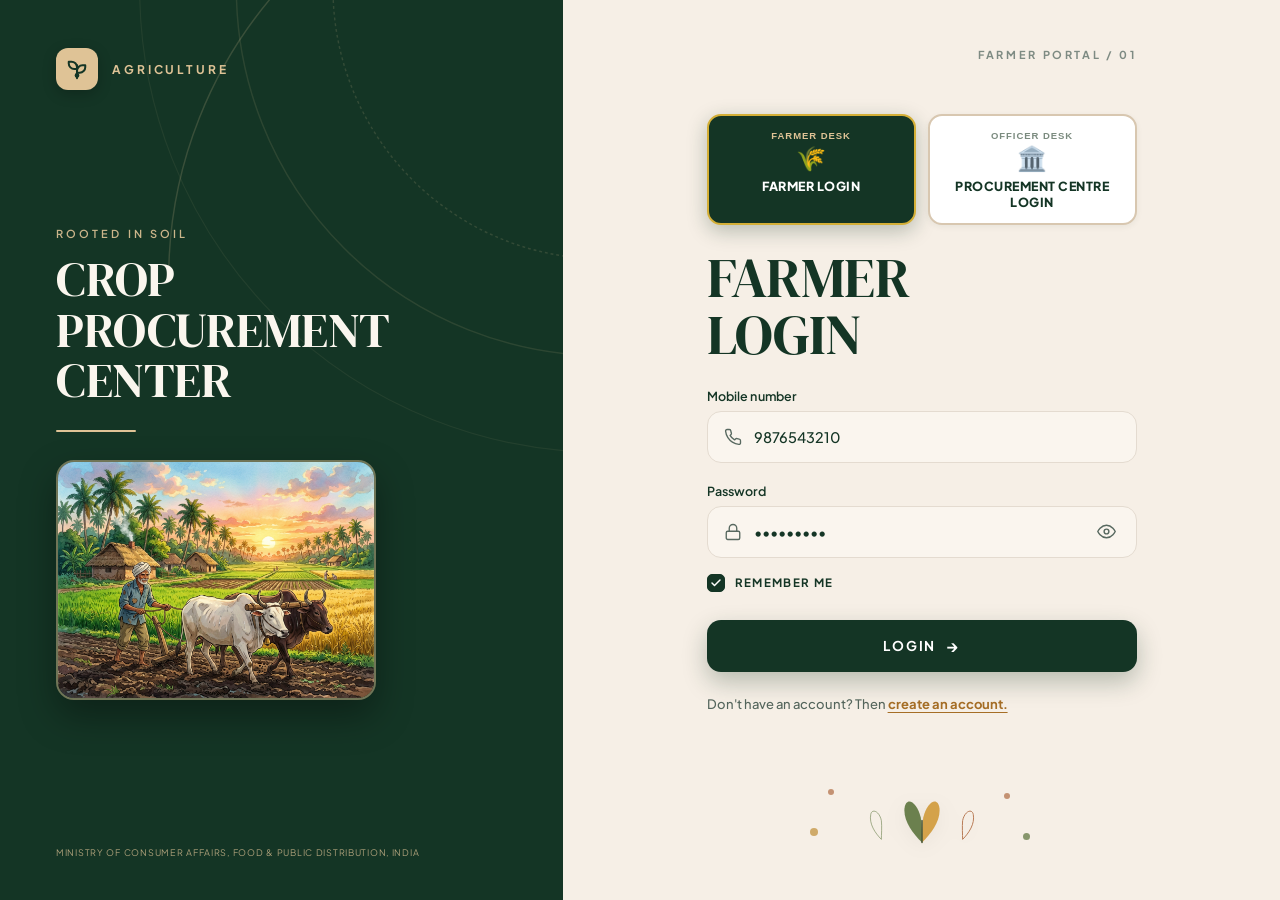
<file: index.html>
<!DOCTYPE html>
<html lang="en">
<head>
  <meta charset="UTF-8">
  <meta name="viewport" content="width=device-width, initial-scale=1.0">
  <title>Ministry of Consumer Affairs, Food & Public Distribution | Crop Procurement Portal</title>
  <meta name="description" content="Official Government of India Crop Procurement System & Portal for farmers. Manage produce registration, book procurement slots, track live tokens, and receive direct MSP payments (DBT).">
  <meta name="theme-color" content="#143525">
  
  <!-- Open Graph / Meta -->
  <meta property="og:type" content="website">
  <meta property="og:title" content="Crop Procurement Center Portal | Government of India">
  <meta property="og:description" content="Direct Benefit Transfer (DBT), Produce Registration, Slot Booking & Real-Time Token Queue Portal for Farmers.">
  <meta property="og:image" content="assets/farmer-illustration.jpg">
  
  <link rel="icon" type="image/svg+xml" href="data:image/svg+xml,<svg xmlns='http://www.w3.org/2000/svg' viewBox='0 0 24 24' fill='%23DFC396'><path d='M12 10a6 6 0 0 0-6-6H3v2a6 6 0 0 0 6 6h3'/><path d='M12 14a6 6 0 0 1 6-6h3v2a6 6 0 0 1-6 6h-3'/><path d='M12 22V8'/><circle cx='12' cy='19' r='1.5'/></svg>">
  
  <!-- Google Fonts: Cormorant Garamond, DM Serif Display, Plus Jakarta Sans -->
  <link rel="preconnect" href="https://fonts.googleapis.com">
  <link rel="preconnect" href="https://fonts.gstatic.com" crossorigin>
  <link href="https://fonts.googleapis.com/css2?family=Cormorant+Garamond:ital,wght@0,500;0,600;0,700;1,600&family=DM+Serif+Display:ital@0;1&family=Plus+Jakarta+Sans:wght@400;500;600;700&display=swap" rel="stylesheet">
  
  <link rel="stylesheet" href="styles.css?v=20260906_demand_sort_fix">
</head>
<body>
  <!-- LOGIN SCREEN -->
  <div class="login-wrapper" id="loginScreen">
    <!-- LEFT PANEL: Green Agricultural Branding -->
    <section class="brand-panel">
      <!-- Decorative background arcs -->
      <svg class="bg-arcs" viewBox="0 0 600 600" fill="none" xmlns="http://www.w3.org/2000/svg" aria-hidden="true">
        <circle cx="580" cy="50" r="280" stroke="#dfc396" stroke-opacity="0.18" stroke-width="1.5" stroke-dasharray="3 3"/>
        <circle cx="580" cy="50" r="380" stroke="#dfc396" stroke-opacity="0.14" stroke-width="1.5"/>
        <circle cx="580" cy="50" r="480" stroke="#dfc396" stroke-opacity="0.09" stroke-width="1.2"/>
        <path d="M 580, -100 A 450 450 0 0 0 130 350" stroke="#dfc396" stroke-opacity="0.22" stroke-width="1.5" />
      </svg>

      <!-- Brand Header -->
      <header class="brand-header">
        <div class="logo-badge sapling-badge" id="logoBadge" title="Agricultural Sapling Logo">
          <svg class="sprout-icon" viewBox="0 0 24 24" width="22" height="22" fill="none" stroke="currentColor" stroke-width="2.2" stroke-linecap="round" stroke-linejoin="round">
            <path d="M12 10a6 6 0 0 0-6-6H3v2a6 6 0 0 0 6 6h3" />
            <path d="M12 14a6 6 0 0 1 6-6h3v2a6 6 0 0 1-6 6h-3" />
            <path d="M12 22V8" />
            <circle cx="12" cy="19" r="1.5" fill="currentColor"/>
          </svg>
        </div>
        <span class="brand-name">AGRICULTURE</span>
      </header>

      <!-- Brand Main Typography -->
      <div class="brand-content">
        <span class="tagline">ROOTED IN SOIL</span>
        <h1 class="brand-title">
          <span>CROP</span>
          <span>PROCUREMENT</span>
          <span>CENTER</span>
        </h1>
        <div class="accent-line" aria-hidden="true"></div>

        <!-- Illustration Card -->
        <div class="farmer-card-container">
          <div class="farmer-card">
            <img 
              src="farmer-illustration.jpg" 
              alt="Farmer plowing agricultural fields with oxen" 
              class="farmer-card-img"
              loading="eager"
            />
          </div>
        </div>
      </div>

      <footer class="brand-footer">
        <span class="support-text">Ministry of Consumer Affairs, Food &amp; Public Distribution, India</span>
      </footer>
    </section>

    <!-- RIGHT PANEL: Warm Cream Authentication Form -->
    <main class="auth-panel">
      <div class="auth-header">
        <span class="step-indicator" id="authStepIndicator">FARMER PORTAL / 01</span>
      </div>

      <div class="form-container">
        <!-- Prominent Side-by-Side Login Selection: Farmer Login & Procurement Centre Login -->
        <div class="login-type-selector">
          <button type="button" class="login-type-card active" id="tabFarmerLogin">
            <span class="type-card-badge">FARMER DESK</span>
            <span class="type-card-icon">🌾</span>
            <span class="type-card-title">FARMER LOGIN</span>
          </button>
          <button type="button" class="login-type-card" id="tabOfficerLogin">
            <span class="type-card-badge">OFFICER DESK</span>
            <span class="type-card-icon">🏛️</span>
            <span class="type-card-title">PROCUREMENT CENTRE LOGIN</span>
          </button>
        </div>

        <div class="form-title-group">
          <h2 class="form-title" id="loginFormTitle">
            <span class="line-1">FARMER</span>
            <span class="line-2">LOGIN</span>
          </h2>
        </div>

        <form id="loginForm" class="auth-form" novalidate>
          <!-- Mobile Number / Officer ID Input -->
          <div class="form-group" id="mobileGroup">
            <label for="mobileNumber" class="form-label" id="identifierLabel">Mobile number</label>
            <div class="input-wrapper">
              <span class="input-icon" id="identifierIcon" aria-hidden="true">
                <svg viewBox="0 0 24 24" fill="none" stroke="currentColor" stroke-width="1.8" stroke-linecap="round" stroke-linejoin="round">
                  <path d="M22 16.92v3a2 2 0 0 1-2.18 2 19.79 19.79 0 0 1-8.63-3.07 19.5 19.5 0 0 1-6-6 19.79 19.79 0 0 1-3.07-8.67A2 2 0 0 1 4.11 2h3a2 2 0 0 1 2 1.72 12.84 12.84 0 0 0 .7 2.81 2 2 0 0 1-.45 2.11L8.09 9.91a16 16 0 0 0 6 6l1.27-1.27a2 2 0 0 1 2.11-.45 12.84 12.84 0 0 0 2.81.7A2 2 0 0 1 22 16.92z"/>
                </svg>
              </span>
              <input 
                type="text" 
                id="mobileNumber" 
                name="mobileNumber" 
                class="form-input" 
                placeholder="e.g. 07123 456 789" 
                autocomplete="tel" 
                required
                maxlength="25"
              />
            </div>
            <span class="error-msg" id="mobileError"></span>
          </div>

          <!-- Password Input -->
          <div class="form-group" id="passwordGroup">
            <label for="password" class="form-label" id="passwordLabel">Password</label>
            <div class="input-wrapper">
              <span class="input-icon" aria-hidden="true">
                <svg viewBox="0 0 24 24" fill="none" stroke="currentColor" stroke-width="1.8" stroke-linecap="round" stroke-linejoin="round">
                  <rect x="3" y="11" width="18" height="11" rx="2" ry="2"/>
                  <path d="M7 11V7a5 5 0 0 1 10 0v4"/>
                </svg>
              </span>
              <input 
                type="password" 
                id="password" 
                name="password" 
                class="form-input" 
                placeholder="Enter your password" 
                autocomplete="current-password" 
                required
              />
              <button 
                type="button" 
                id="togglePassword" 
                class="toggle-password-btn" 
                aria-label="Toggle password visibility"
                title="Show/Hide Password"
              >
                <!-- Eye open icon -->
                <svg class="icon-eye" viewBox="0 0 24 24" fill="none" stroke="currentColor" stroke-width="1.8" stroke-linecap="round" stroke-linejoin="round">
                  <path d="M1 12s4-8 11-8 11 8 11 8-4 8-11 8-11-8-11-8z"/>
                  <circle cx="12" cy="12" r="3"/>
                </svg>
                <!-- Eye slashed icon -->
                <svg class="icon-eye-off hidden" viewBox="0 0 24 24" fill="none" stroke="currentColor" stroke-width="1.8" stroke-linecap="round" stroke-linejoin="round">
                  <path d="M17.94 17.94A10.07 10.07 0 0 1 12 20c-7 0-11-8-11-8a18.45 18.45 0 0 1 5.06-5.94M9.9 4.24A9.12 9.12 0 0 1 12 4c7 0 11 8 11 8a18.5 18.5 0 0 1-2.16 3.19m-6.72-1.07a3 3 0 1 1-4.24-4.24"/>
                  <line x1="1" y1="1" x2="23" y2="23"/>
                </svg>
              </button>
            </div>
            <span class="error-msg" id="passwordError"></span>
          </div>

          <!-- Remember Me Checkbox -->
          <div class="form-row-checkbox">
            <label class="custom-checkbox-label">
              <input type="checkbox" id="rememberMe" name="rememberMe" class="custom-checkbox-input" checked>
              <span class="checkbox-box" aria-hidden="true">
                <svg viewBox="0 0 24 24" fill="none" stroke="currentColor" stroke-width="3" stroke-linecap="round" stroke-linejoin="round">
                  <polyline points="20 6 9 17 4 12"/>
                </svg>
              </span>
              <span class="checkbox-text" id="rememberMeText">REMEMBER ME</span>
            </label>
          </div>

          <!-- Submit Button -->
          <button type="submit" id="loginBtn" class="btn-login">
            <span class="btn-text" id="loginBtnText">LOGIN</span>
            <span class="btn-arrow" aria-hidden="true">→</span>
            <span class="btn-loader hidden" aria-hidden="true"></span>
          </button>

          <!-- Register Prompt -->
          <p class="register-prompt" id="registerPromptArea">
            Don't have an account? Then <button type="button" id="openRegisterBtn" class="link-register">create an account.</button>
          </p>
        </form>
      </div>

      <!-- Bottom Decorative Botanical Leaves -->
      <div class="botanical-decoration" aria-hidden="true">
        <!-- Floating dots -->
        <span class="deco-dot dot-1"></span>
        <span class="deco-dot dot-2"></span>
        <span class="deco-dot dot-3"></span>
        <span class="deco-dot dot-4"></span>
        
        <!-- Center Sprout Art -->
        <svg class="botanical-leaves-svg" viewBox="0 0 200 120" fill="none" xmlns="http://www.w3.org/2000/svg">
          <!-- Left Leaf (Olive Green) -->
          <path d="M100 100 C85 85 70 65 72 45 C75 25 92 35 98 60 C100 75 100 90 100 100 Z" fill="#6B804E" />
          <!-- Right Leaf (Mustard Gold) -->
          <path d="M100 100 C115 85 130 65 128 45 C125 25 108 35 102 60 C100 75 100 90 100 100 Z" fill="#D4A24A" />
          <!-- Center Stem -->
          <path d="M100 100 L100 65" stroke="#4A5836" stroke-width="2.5" stroke-linecap="round" />
          <!-- Small auxiliary outline leaf -->
          <path d="M165 95 C175 85 185 70 182 55 C180 45 168 50 165 65 C164 75 165 88 165 95 Z" stroke="#B87B56" stroke-width="1.6" fill="none"/>
          <path d="M35 95 C25 85 15 70 18 55 C20 45 32 50 35 65 C36 75 35 88 35 95 Z" stroke="#6B804E" stroke-width="1.6" fill="none" opacity="0.6"/>
        </svg>
      </div>
    </main>
  </div>

  <!-- POST-LOGIN FARMER DASHBOARD INTERFACE -->
  <div class="dashboard-screen hidden" id="dashboardScreen">
    <!-- Sticky Header Wrapper: Top Navigation + Dynamic Rolling MSP Ticker Bar -->
    <div class="dash-header-sticky-wrap">
      <!-- Top Navigation Header -->
      <header class="dash-navbar">
      <div class="dash-brand">
        <div class="logo-badge mini" title="Agricultural Sapling Logo">
          <svg viewBox="0 0 24 24" width="18" height="18" fill="none" stroke="currentColor" stroke-width="2.2" stroke-linecap="round" stroke-linejoin="round">
            <path d="M12 10a6 6 0 0 0-6-6H3v2a6 6 0 0 0 6 6h3" />
            <path d="M12 14a6 6 0 0 1 6-6h3v2a6 6 0 0 1-6 6h-3" />
            <path d="M12 22V8" />
            <circle cx="12" cy="19" r="1.5" fill="currentColor"/>
          </svg>
        </div>
        <div class="dash-brand-text">
          <span class="dash-system-name">MINISTRY OF CONSUMER AFFAIRS, FOOD &amp; PUBLIC DISTRIBUTION, INDIA</span>
          <h1 class="dash-portal-title">Crop Procurement Center Portal</h1>
        </div>
      </div>

      <div class="dash-nav-actions">
        <div class="dash-center-badge">
          <span class="status-pulse"></span>
          <span>Procurement Active (Kharif 2026-27)</span>
        </div>

        <!-- Regional Language Selector Pill matching Farmer Dashboard Theme -->
        <div class="farmer-lang-pill" id="farmerLangPill" title="Select Regional Language / ప్రాంతీయ భాష">
          <div class="farmer-lang-icon" aria-hidden="true">
            <svg viewBox="0 0 24 24" width="16" height="16" fill="none" stroke="#143525" stroke-width="2.2" stroke-linecap="round" stroke-linejoin="round">
              <circle cx="12" cy="12" r="10"></circle>
              <line x1="2" y1="12" x2="22" y2="12"></line>
              <path d="M12 2a15.3 15.3 0 0 1 4 10 15.3 15.3 0 0 1-4 10 15.3 15.3 0 0 1-4-10 15.3 15.3 0 0 1 4-10z"></path>
            </svg>
          </div>
          <div class="farmer-lang-info">
            <span class="farmer-lang-label" id="farmerLangPillLabel">LANGUAGE / భాష</span>
            <div class="farmer-lang-select-wrapper">
              <select id="farmerLangSelect" class="farmer-lang-select-styled" aria-label="Select Regional Language">
                <option value="en">English</option>
                <option value="te">తెలుగు (Telugu)</option>
                <option value="hi">हिन्दी (Hindi)</option>
                <option value="ta">தமிழ் (Tamil)</option>
                <option value="ml">മലയാളം (Malayalam)</option>
              </select>
              <span class="farmer-lang-chevron" aria-hidden="true">
                <svg viewBox="0 0 24 24" width="12" height="12" fill="none" stroke="currentColor" stroke-width="2.5" stroke-linecap="round" stroke-linejoin="round">
                  <polyline points="6 9 12 15 18 9"></polyline>
                </svg>
              </span>
            </div>
          </div>
        </div>

        <div class="farmer-profile-pill">
          <div class="farmer-avatar">🌾</div>
          <div class="farmer-info">
            <span class="farmer-name" id="dashFarmerName">Rahul</span>
            <span class="farmer-mobile" id="dashFarmerMobile">+91 98765 43210</span>
          </div>
        </div>

        <!-- Notification Bell -->
        <div class="notif-wrapper">
          <button type="button" class="btn-notif" id="notifBtn" aria-label="Notifications" title="Procurement Alerts">
            <svg viewBox="0 0 24 24" width="18" height="18" fill="none" stroke="currentColor" stroke-width="2" stroke-linecap="round" stroke-linejoin="round">
              <path d="M18 8A6 6 0 0 0 6 8c0 7-3 9-3 9h18s-3-2-3-9"/>
              <path d="M13.73 21a2 2 0 0 1-3.46 0"/>
            </svg>
            <span class="notif-badge zero">0</span>
          </button>

          <!-- Notification Dropdown -->
          <div class="notif-dropdown hidden" id="notifDropdown">
            <div class="notif-dropdown-header">
              <span>Center Alerts &amp; Updates</span>
              <span class="notif-count-tag">0 New</span>
            </div>
            <div class="notif-list">
              <div class="notif-empty-state" style="padding: 24px 16px; text-align: center; color: #64746A; font-size: 13px;">
                <p style="font-weight: 600; margin-bottom: 4px; color: #3E4B41;">No new notifications</p>
                <p style="font-size: 12px; color: #7B8B7F; line-height: 1.4;">Live center alerts, form confirmations, and DBT settlements will appear here.</p>
              </div>
            </div>
          </div>
        </div>

        <button type="button" class="btn-logout" id="logoutBtn" title="Logout from portal">
          <svg viewBox="0 0 24 24" width="16" height="16" fill="none" stroke="currentColor" stroke-width="2" stroke-linecap="round" stroke-linejoin="round">
            <path d="M9 21H5a2 2 0 0 1-2-2V5a2 2 0 0 1 2-2h4"/>
            <polyline points="16 17 21 12 16 7"/>
            <line x1="21" y1="12" x2="9" y2="12"/>
          </svg>
          <span>LOGOUT</span>
        </button>
      </div>
    </header>

    <!-- DYNAMIC ROLLING MSP TICKER BAR -->
    <section class="farmer-msp-ticker-bar" id="farmerMspTickerBar" aria-label="Official Live Government MSP Ticker">
      <!-- Fixed Left Brand Pill -->
      <div class="msp-ticker-lead">
        <div class="msp-live-badge">
          <span class="msp-pulse-dot" aria-hidden="true"></span>
          <span class="msp-lead-title" id="tickerTitleLabel">LIVE MSP 2026-27</span>
        </div>
        <span class="msp-lead-sub" id="tickerSubLabel">GOVT. BENCHMARKS</span>
      </div>

      <!-- Marquee Scroll Area -->
      <div class="msp-ticker-viewport" id="mspTickerViewport" tabindex="0" aria-live="off" title="Scrolls live crop MSP rates. Hover or tap to pause. Click any crop to view full details.">
        <div class="msp-ticker-track" id="mspTickerTrack">
          <!-- Populated dynamically via JS with dual duplicated tracks for infinite seamless roll -->
        </div>
      </div>

      <!-- Fixed Right Interactive Controls -->
      <div class="msp-ticker-actions">
        <!-- Quick Season Switcher Mini Pills -->
        <div class="msp-season-pills" role="tablist" aria-label="Filter MSP ticker by season">
          <button type="button" class="msp-season-pill active" data-season="all" id="tickerFilterAll" title="All Crops">All</button>
          <button type="button" class="msp-season-pill" data-season="kharif" id="tickerFilterKharif" title="Kharif Crops">Kharif</button>
          <button type="button" class="msp-season-pill" data-season="rabi" id="tickerFilterRabi" title="Rabi Crops">Rabi</button>
        </div>

        <!-- Pause / Resume Button -->
        <button type="button" class="msp-control-btn" id="tickerPlayPauseBtn" aria-label="Pause Ticker" title="Pause / Resume rolling ticker">
          <svg class="icon-pause" viewBox="0 0 24 24" width="13" height="13" fill="currentColor">
            <rect x="6" y="4" width="4" height="16" rx="1.5"></rect>
            <rect x="14" y="4" width="4" height="16" rx="1.5"></rect>
          </svg>
          <svg class="icon-play hidden" viewBox="0 0 24 24" width="13" height="13" fill="currentColor">
            <polygon points="6 4 20 12 6 20 6 4"></polygon>
          </svg>
          <span class="btn-text" id="tickerPauseBtnText">Pause</span>
        </button>

        <!-- View Full Matrix Button -->
        <button type="button" class="msp-matrix-btn" id="tickerOpenMatrixBtn" title="Open Complete 28-Crop CACP MSP Schedule Matrix">
          <span id="tickerViewMatrixText">Full Matrix</span>
          <svg viewBox="0 0 24 24" width="12" height="12" fill="none" stroke="currentColor" stroke-width="2.2" stroke-linecap="round" stroke-linejoin="round">
            <line x1="7" y1="17" x2="17" y2="7"></line>
            <polyline points="7 7 17 7 17 17"></polyline>
          </svg>
        </button>
      </div>
    </section>
    </div>

    <!-- Main Dashboard Container -->
    <main class="dash-main-content">
      <!-- Welcome Hero Banner -->
      <section class="dash-hero-banner">
        <div class="hero-left">
          <span class="hero-badge">OFFICIAL FARMER DESK</span>
          <h2 class="hero-title">Farmer Procurement Dashboard</h2>
          <p class="hero-desc">Welcome to the integrated procurement &amp; MSP payment portal. Select any module below to schedule slots, register crop produce, track weighbridge tokens, or download direct DBT payment receipts.</p>
        </div>
      </section>

      <!-- 7 Main Options Cards Grid -->
      <section class="dash-modules-section">
        <div class="section-header-row">
          <h3 class="section-heading">Select Procurement Service</h3>
          <span class="section-tag">7 SERVICES AVAILABLE</span>
        </div>

        <div class="modules-grid">
          <!-- 1. PROCUREMENT SCHEDULE -->
          <div class="module-card" data-module="schedule" id="cardSchedule" tabindex="0" role="button">
            <div class="module-icon-wrap icon-gold">
              <svg viewBox="0 0 24 24" width="24" height="24" fill="none" stroke="currentColor" stroke-width="2" stroke-linecap="round" stroke-linejoin="round">
                <rect x="3" y="4" width="18" height="18" rx="2" ry="2"/>
                <line x1="16" y1="2" x2="16" y2="6"/>
                <line x1="8" y1="2" x2="8" y2="6"/>
                <line x1="3" y1="10" x2="21" y2="10"/>
              </svg>
            </div>
            <div class="module-content">
              <span class="module-number">01</span>
              <h4 class="module-title">PROCUREMENT SCHEDULE</h4>
              <p class="module-desc">View crop-wise MSP calendars, procurement operational schedules, daily intake quotas, and purchase limits.</p>
            </div>
            <div class="module-action">
              <span>View Schedule</span>
              <span class="arrow">→</span>
            </div>
          </div>

          <!-- 2. CROP IN DEMAND -->
          <div class="module-card" data-module="crop-in-demand" id="cardCropInDemand" tabindex="0" role="button">
            <span class="badge-tag badge-danger" style="position: absolute; top: 16px; right: 16px; font-size: 9.5px; font-weight: 800; letter-spacing: 0.05em; padding: 2px 8px; border-radius: 999px;">🔥 HIGH DEMAND</span>
            <div class="module-icon-wrap icon-flame">
              <svg viewBox="0 0 24 24" width="24" height="24" fill="none" stroke="currentColor" stroke-width="2" stroke-linecap="round" stroke-linejoin="round">
                <path d="M12 2c.5 2.5 2 4.5 4 6 2.5 2 3.5 4.5 3.5 7.5a7.5 7.5 0 1 1-15 0c0-3 1.5-5.5 3.5-7.5 2-1.5 3.5-3.5 4-6z"/>
                <path d="M12 12c.5 1 1 2 1 3a2 2 0 1 1-4 0c0-1 .5-2 1-3 .5-.5 1.5-.5 2 0z"/>
              </svg>
            </div>
            <div class="module-content">
              <span class="module-number">02</span>
              <h4 class="module-title">CROP IN DEMAND</h4>
              <p class="module-desc">View high-demand crops required in large volumes by the government, national procurement quotas, and priority intake.</p>
            </div>
            <div class="module-action">
              <span>View High Demand Crops</span>
              <span class="arrow">→</span>
            </div>
          </div>

          <!-- 3. FORM FILLING -->
          <div class="module-card" data-module="form-filling" id="cardFormFilling" tabindex="0" role="button">
            <div class="module-icon-wrap icon-green">
              <svg viewBox="0 0 24 24" width="24" height="24" fill="none" stroke="currentColor" stroke-width="2" stroke-linecap="round" stroke-linejoin="round">
                <path d="M14 2H6a2 2 0 0 0-2 2v16a2 2 0 0 0 2 2h12a2 2 0 0 0 2-2V8z"/>
                <polyline points="14 2 14 8 20 8"/>
                <line x1="16" y1="13" x2="8" y2="13"/>
                <line x1="16" y1="17" x2="8" y2="17"/>
                <polyline points="10 9 9 9 8 9"/>
              </svg>
            </div>
            <div class="module-content">
              <span class="module-number">03</span>
              <h4 class="module-title">FORM FILLING</h4>
              <p class="module-desc">Register new agricultural produce, enter harvest yield quintals, land survey numbers, and bank DBT details.</p>
            </div>
            <div class="module-action">
              <span>Fill Crop Form</span>
              <span class="arrow">→</span>
            </div>
          </div>

          <!-- 4. PROCUREMENT CENTER & SLOT BOOKING -->
          <div class="module-card" data-module="slot-booking" id="cardSlotBooking" tabindex="0" role="button">
            <div class="module-icon-wrap icon-terracotta">
              <svg viewBox="0 0 24 24" width="24" height="24" fill="none" stroke="currentColor" stroke-width="2" stroke-linecap="round" stroke-linejoin="round">
                <path d="M21 10c0 7-9 13-9 13s-9-6-9-13a9 9 0 0 1 18 0z"/>
                <circle cx="12" cy="10" r="3"/>
              </svg>
            </div>
            <div class="module-content">
              <span class="module-number">04</span>
              <h4 class="module-title">PROCUREMENT CENTER & SLOT BOOKING</h4>
              <p class="module-desc">Locate designated procurement centers, choose delivery date, reserve morning/evening time slots, and register transport vehicle.</p>
            </div>
            <div class="module-action">
              <span>Book Slot</span>
              <span class="arrow">→</span>
            </div>
          </div>

          <!-- 5. TOKEN STATUS -->
          <div class="module-card" data-module="token-status" id="cardTokenStatus" tabindex="0" role="button">
            <div class="module-icon-wrap icon-blue">
              <svg viewBox="0 0 24 24" width="24" height="24" fill="none" stroke="currentColor" stroke-width="2" stroke-linecap="round" stroke-linejoin="round">
                <rect x="2" y="6" width="20" height="12" rx="2"/>
                <circle cx="6" cy="12" r="1.5"/>
                <line x1="10" y1="12" x2="18" y2="12"/>
              </svg>
            </div>
            <div class="module-content">
              <span class="module-number">05</span>
              <h4 class="module-title">TOKEN STATUS</h4>
              <p class="module-desc">Live tracker for queue position, weighbridge entry gate pass, QR code token, and estimated intake unloading time.</p>
            </div>
            <div class="module-action">
              <span>Check Live Token</span>
              <span class="arrow">→</span>
            </div>
          </div>

          <!-- 6. FINALIZE PROCUREMENT & PAYMENT -->
          <div class="module-card" data-module="finalize-procurement" id="cardFinalize" tabindex="0" role="button">
            <div class="module-icon-wrap icon-olive">
              <svg viewBox="0 0 24 24" width="24" height="24" fill="none" stroke="currentColor" stroke-width="2" stroke-linecap="round" stroke-linejoin="round">
                <path d="M22 11.08V12a10 10 0 1 1-5.93-9.14"/>
                <polyline points="22 4 12 14.01 9 11.01"/>
              </svg>
            </div>
            <div class="module-content">
              <span class="module-number">06</span>
              <h4 class="module-title">FINALIZE PROCUREMENT & PAYMENT</h4>
              <p class="module-desc">Verify electronic weighbridge gross/tare slips, moisture & quality assaying, approve calculated MSP amount, and authorize payment.</p>
            </div>
            <div class="module-action">
              <span>Review & Approve</span>
              <span class="arrow">→</span>
            </div>
          </div>

          <!-- 7. PAYMENT & TRANSACTION HISTORY -->
          <div class="module-card" data-module="payment-history" id="cardPaymentHistory" tabindex="0" role="button">
            <div class="module-icon-wrap icon-gold-dark">
              <svg viewBox="0 0 24 24" width="24" height="24" fill="none" stroke="currentColor" stroke-width="2" stroke-linecap="round" stroke-linejoin="round">
                <rect x="1" y="4" width="22" height="16" rx="2" ry="2"/>
                <line x1="1" y1="10" x2="23" y2="10"/>
              </svg>
            </div>
            <div class="module-content">
              <span class="module-number">07</span>
              <h4 class="module-title">TRANSACTION &amp; PAYMENT HISTORY</h4>
              <p class="module-desc">Access Direct Benefit Transfer (DBT) bank logs, government payment voucher receipts, and transaction reference numbers.</p>
            </div>
            <div class="module-action">
              <span>View Statements</span>
              <span class="arrow">→</span>
            </div>
          </div>
        </div>
      </section>
    </main>
  </div>

  <!-- DEDICATED PROCUREMENT CENTER OFFICER DASHBOARD INTERFACE -->
  <div class="dashboard-screen hidden" id="officerDashboardScreen">
    <!-- Top Navigation Header -->
    <header class="dash-navbar">
      <div class="dash-brand">
        <div class="logo-badge mini" title="Agricultural Sapling Logo">
          <svg viewBox="0 0 24 24" width="18" height="18" fill="none" stroke="currentColor" stroke-width="2.2" stroke-linecap="round" stroke-linejoin="round">
            <path d="M12 10a6 6 0 0 0-6-6H3v2a6 6 0 0 0 6 6h3" />
            <path d="M12 14a6 6 0 0 1 6-6h3v2a6 6 0 0 1-6 6h-3" />
            <path d="M12 22V8" />
            <circle cx="12" cy="19" r="1.5" fill="currentColor"/>
          </svg>
        </div>
        <div class="dash-brand-text">
          <span class="dash-system-name">MINISTRY OF CONSUMER AFFAIRS, FOOD &amp; PUBLIC DISTRIBUTION, INDIA</span>
          <h1 class="dash-portal-title">Procurement Center Officer Portal</h1>
        </div>
      </div>

      <div class="dash-nav-actions">
        <div class="dash-center-badge">
          <span class="status-pulse"></span>
          <span>Center Active • Desk 03 (North Weighbridge Gate 2)</span>
        </div>
        <div class="farmer-profile-pill">
          <div class="farmer-avatar">🏛️</div>
          <div class="farmer-info">
            <span class="farmer-name" id="officerProfileName">Inspector V. S. Deshmukh</span>
            <span class="farmer-mobile" id="officerProfileId">OFFICER ID: OFF-8492</span>
          </div>
        </div>

        <button type="button" class="btn-officer-action" onclick="window.switchToFarmerPortal();" style="padding: 7px 14px; font-size: 11.5px; background: rgba(223,195,150,0.18); color: #DFC396; font-weight: 700; border: 1px solid #DFC396; border-radius: 6px; cursor: pointer;" title="Switch to Farmer Portal">
          <span>🌾 Farmer Portal</span>
        </button>

        <button type="button" class="btn-logout" id="officerLogoutBtn" title="Logout from Officer Portal">
          <svg viewBox="0 0 24 24" width="16" height="16" fill="none" stroke="currentColor" stroke-width="2" stroke-linecap="round" stroke-linejoin="round">
            <path d="M9 21H5a2 2 0 0 1-2-2V5a2 2 0 0 1 2-2h4"/>
            <polyline points="16 17 21 12 16 7"/>
            <line x1="21" y1="12" x2="9" y2="12"/>
          </svg>
          <span>LOGOUT</span>
        </button>
      </div>
    </header>

    <!-- Main Officer Dashboard Container -->
    <main class="dash-main-content">
      <!-- Officer Hero Banner -->
      <section class="dash-hero-banner">
        <div class="hero-left">
          <span class="hero-badge">OFFICIAL INTAKE &amp; QUALITY ASSAYING DESK</span>
          <h2 class="hero-title">Procurement Center Officer Inspection Desk</h2>
          <p class="hero-desc">Real-time incoming farmer crop intake inspection, electronic weighbridge gross/tare certification, moisture grading, and Direct Benefit Transfer (DBT) payment approvals for <strong>STATE AGRICULTURAL COOPERATIVE CENTER (VILLAGE ABC)</strong>.</p>
        </div>
      </section>

      <!-- Officer Workspace Navigation Tabs -->
      <div class="officer-tabs-nav" role="tablist" aria-label="Officer Workspace Navigation Tabs">
        <button type="button" class="officer-tab-btn active" id="officerTabHistoryBtn" onclick="window.switchOfficerDeskTab('history')" role="tab" aria-selected="true">
          <span class="officer-tab-icon">📜</span>
          <div class="officer-tab-content">
            <span class="officer-tab-title">PROCUREMENT HISTORY</span>
            <span class="officer-tab-subtitle">Consolidated DBT Ledger &amp; Audits</span>
          </div>
          <span class="officer-tab-counter" id="officerHistoryTabCounter">4 Settled</span>
        </button>

        <button type="button" class="officer-tab-btn" id="officerTabIntakeBtn" onclick="window.switchOfficerDeskTab('intake')" role="tab" aria-selected="false">
          <span class="officer-tab-icon">⚡</span>
          <div class="officer-tab-content">
            <span class="officer-tab-title">WEIGHBRIDGE &amp; INTAKE DESK</span>
            <span class="officer-tab-subtitle">Gate 2 Consignments &amp; Assaying</span>
          </div>
          <span class="officer-tab-badge-live" id="officerLiveIntakeBadge">Standby</span>
        </button>
      </div>

      <!-- 1. DEDICATED OFFICER PROCUREMENT HISTORY VIEW (ACTIVE & DISPLAYED BY DEFAULT ON LOGIN) -->
      <section class="dash-modules-section" id="officerHistoryView">
        <div class="section-header-row">
          <div>
            <h3 class="section-heading" style="display: flex; align-items: center; gap: 10px;">
              <span>📜 PROCUREMENT HISTORY</span>
              <span class="badge-tag" style="background: #143525; color: #DFC396; font-size: 11px; padding: 3px 8px;">ALL FARMER SETTLEMENTS</span>
            </h3>
            <p style="font-size: 13px; color: #6A7B6E; margin-top: 4px;">
              Complete consolidated procurement audit log recording all consignments and Direct Benefit Transfers (DBT) finalized from the Farmer Dashboard and Center Desk.
            </p>
          </div>
          <div style="display: flex; gap: 10px; align-items: center; flex-wrap: wrap;">
            <span class="section-tag" id="officerHistoryCountTag">4 TOTAL SETTLED RECORDS</span>
            <button type="button" class="btn-officer-action" onclick="window.runOfficerDemoOperation();" style="padding: 8px 16px; font-size: 12.5px; background: #DFC396; color: #143525; font-weight: 800; border: none; box-shadow: 0 4px 12px rgba(223,195,150,0.35);" title="Load demo consignment and inspect certification &amp; DBT locks">
              <span>⚡ Perform Demo Consignment</span>
            </button>
            <button type="button" class="btn-officer-action" onclick="window.switchOfficerDeskTab('intake');" style="padding: 8px 14px; font-size: 12px; background: #143525; color: #DFC396; border: 1px solid #DFC396;">
              <span>🔍 Open Live Intake Desk</span>
            </button>
          </div>
        </div>

        <!-- Summary Statistics Row -->
        <div style="display: grid; grid-template-columns: repeat(auto-fit, minmax(200px, 1fr)); gap: 14px; margin: 16px 0;">
          <div style="background: #FFFFFF; border: 1.5px solid #DFC396; border-radius: 10px; padding: 14px 18px; display: flex; flex-direction: column; gap: 4px; box-shadow: 0 4px 12px rgba(20,53,37,0.05);">
            <span style="font-size: 11px; font-weight: 700; color: #7B8B7F; text-transform: uppercase;">Total Consignments</span>
            <strong style="font-size: 20px; color: #143525;" id="histStatCount">4 Consignments</strong>
          </div>
          <div style="background: #FFFFFF; border: 1.5px solid #DFC396; border-radius: 10px; padding: 14px 18px; display: flex; flex-direction: column; gap: 4px; box-shadow: 0 4px 12px rgba(20,53,37,0.05);">
            <span style="font-size: 11px; font-weight: 700; color: #7B8B7F; text-transform: uppercase;">Total Weight Procured</span>
            <strong style="font-size: 20px; color: #143525;" id="histStatWeight">107.00 Quintals</strong>
          </div>
          <div style="background: #FFFFFF; border: 1.5px solid #DFC396; border-radius: 10px; padding: 14px 18px; display: flex; flex-direction: column; gap: 4px; box-shadow: 0 4px 12px rgba(20,53,37,0.05);">
            <span style="font-size: 11px; font-weight: 700; color: #7B8B7F; text-transform: uppercase;">Total DBT Disbursed</span>
            <strong style="font-size: 20px; color: #1E824C;" id="histStatAmount">₹ 3,43,320.00</strong>
          </div>
        </div>

        <!-- Quick Filter / Search Bar -->
        <div class="officer-search-box">
          <span style="font-size: 15px;">🔍</span>
          <input type="text" id="officerHistorySearchInput" class="officer-search-input" placeholder="Search procurement ledger by Farmer name, Token # (e.g. #TK-8492), Crop produce, Survey #, or UTR..." />
          <button type="button" id="officerHistoryClearSearchBtn" style="background: none; border: none; font-size: 11px; font-weight: 700; color: #7B8B7F; cursor: pointer;">CLEAR</button>
        </div>

        <!-- Complete Procurement History Table -->
        <div class="detail-table-wrap">
          <table class="detail-table">
            <thead>
              <tr>
                <th>Date</th>
                <th>Token #</th>
                <th>Beneficiary Farmer</th>
                <th>Survey #</th>
                <th>Crop Produce</th>
                <th>Net Weight</th>
                <th>DBT Amount</th>
                <th>Transaction / UTR No.</th>
                <th>Status</th>
                <th>Action</th>
              </tr>
            </thead>
            <tbody id="officerHistoryTableBody">
              <tr>
                <td>Today, 03-Sep-2026</td>
                <td><strong><code>#TK-8488</code></strong></td>
                <td><strong>Suresh Patel (Village ABC)</strong></td>
                <td><code>Survey #310/2B</code></td>
                <td><strong>Paddy / Rice</strong></td>
                <td><strong style="color: #143525;">40.00 Qtl</strong></td>
                <td><strong style="color: #1E824C;">₹ 87,320.00</strong></td>
                <td><code>GOV-DBT-984210</code></td>
                <td><span class="badge-tag badge-success">✓ Completed &amp; DBT Settled</span></td>
                <td><button type="button" class="btn-modal-back" onclick="window.openReceiptModal('GOV-DBT-984210');" style="padding: 3px 8px; font-size: 11px;">Voucher 📄</button></td>
              </tr>
              <tr>
                <td>Today, 03-Sep-2026</td>
                <td><strong><code>#TK-8489</code></strong></td>
                <td><strong>Ramesh Rao (Village ABC)</strong></td>
                <td><code>Survey #118/1A</code></td>
                <td><strong>Mustard</strong></td>
                <td><strong style="color: #143525;">22.00 Qtl</strong></td>
                <td><strong style="color: #1E824C;">₹ 1,24,300.00</strong></td>
                <td><code>GOV-DBT-719403</code></td>
                <td><span class="badge-tag badge-success">✓ Completed &amp; DBT Settled</span></td>
                <td><button type="button" class="btn-modal-back" onclick="window.openReceiptModal('GOV-DBT-719403');" style="padding: 3px 8px; font-size: 11px;">Voucher 📄</button></td>
              </tr>
              <tr>
                <td>Today, 03-Sep-2026</td>
                <td><strong><code>#TK-8490</code></strong></td>
                <td><strong>Kavita Devi (Village ABC)</strong></td>
                <td><code>Survey #204/C</code></td>
                <td><strong>Soybean</strong></td>
                <td><strong style="color: #143525;">15.00 Qtl</strong></td>
                <td><strong style="color: #1E824C;">₹ 69,000.00</strong></td>
                <td><code>GOV-DBT-440192</code></td>
                <td><span class="badge-tag badge-success">✓ Completed &amp; DBT Settled</span></td>
                <td><button type="button" class="btn-modal-back" onclick="window.openReceiptModal('GOV-DBT-440192');" style="padding: 3px 8px; font-size: 11px;">Voucher 📄</button></td>
              </tr>
              <tr>
                <td>Today, 03-Sep-2026</td>
                <td><strong><code>#TK-8491</code></strong></td>
                <td><strong>Anil Kumar (Village ABC)</strong></td>
                <td><code>Survey #55/3</code></td>
                <td><strong>Maize</strong></td>
                <td><strong style="color: #143525;">30.00 Qtl</strong></td>
                <td><strong style="color: #1E824C;">₹ 62,700.00</strong></td>
                <td><code>GOV-DBT-319802</code></td>
                <td><span class="badge-tag badge-success">✓ Completed &amp; DBT Settled</span></td>
                <td><button type="button" class="btn-modal-back" onclick="window.openReceiptModal('GOV-DBT-319802');" style="padding: 3px 8px; font-size: 11px;">Voucher 📄</button></td>
              </tr>
            </tbody>
          </table>
        </div>

        <!-- Center Intake Queue Table -->
        <div class="section-header-row" style="margin-top: 36px; border-top: 1.5px solid #EAE1D2; padding-top: 24px;">
          <div>
            <h3 class="section-heading">Today's Procurement Center Queue</h3>
            <p style="font-size: 13px; color: #6A7B6E; margin-top: 4px;">All scheduled and completed consignments at Center Intake Gates.</p>
          </div>
          <span class="section-tag" id="officerQueueCountTag">4 CONSIGNMENTS IN TODAY'S QUEUE</span>
        </div>

        <div class="detail-table-wrap">
          <table class="detail-table">
            <thead>
              <tr>
                <th>Token #</th>
                <th>Farmer Name</th>
                <th>Crop Produce</th>
                <th>Verified Weight</th>
                <th>Weighbridge</th>
                <th>Status / DBT Payment</th>
                <th>Action</th>
              </tr>
            </thead>
            <tbody id="officerQueueTableBody">
              <tr>
                <td><strong><code>#TK-8488</code></strong></td>
                <td><strong>Suresh Patel (Village ABC)</strong></td>
                <td>Paddy / Rice</td>
                <td>40.00 Qtl</td>
                <td>Gate 1</td>
                <td><span class="badge-tag badge-success">✓ Completed &amp; DBT Settled (₹ 87,320.00)</span></td>
                <td><button type="button" class="btn-modal-back" onclick="window.openReceiptModal('GOV-DBT-984210');" style="padding: 3px 8px; font-size: 11px;">Voucher 📄</button></td>
              </tr>
              <tr>
                <td><strong><code>#TK-8489</code></strong></td>
                <td><strong>Ramesh Rao (Village ABC)</strong></td>
                <td>Mustard</td>
                <td>22.00 Qtl</td>
                <td>Gate 2</td>
                <td><span class="badge-tag badge-success">✓ Completed &amp; DBT Settled (₹ 1,24,300.00)</span></td>
                <td><button type="button" class="btn-modal-back" onclick="window.openReceiptModal('GOV-DBT-719403');" style="padding: 3px 8px; font-size: 11px;">Voucher 📄</button></td>
              </tr>
              <tr>
                <td><strong><code>#TK-8490</code></strong></td>
                <td><strong>Kavita Devi (Village ABC)</strong></td>
                <td>Soybean</td>
                <td>15.00 Qtl</td>
                <td>Gate 1</td>
                <td><span class="badge-tag badge-success">✓ Completed &amp; DBT Settled (₹ 69,000.00)</span></td>
                <td><button type="button" class="btn-modal-back" onclick="window.openReceiptModal('GOV-DBT-440192');" style="padding: 3px 8px; font-size: 11px;">Voucher 📄</button></td>
              </tr>
              <tr>
                <td><strong><code>#TK-8491</code></strong></td>
                <td><strong>Anil Kumar (Village ABC)</strong></td>
                <td>Maize</td>
                <td>30.00 Qtl</td>
                <td>Gate 2</td>
                <td><span class="badge-tag badge-success">✓ Completed &amp; DBT Settled (₹ 62,700.00)</span></td>
                <td><button type="button" class="btn-modal-back" onclick="window.openReceiptModal('GOV-DBT-319802');" style="padding: 3px 8px; font-size: 11px;">Voucher 📄</button></td>
              </tr>
            </tbody>
          </table>
        </div>
      </section>

      <!-- 2. OFFICER LIVE WEIGHBRIDGE & INTAKE DESK VIEW -->
      <section class="dash-modules-section hidden" id="officerIntakeView">
        <!-- Demo Procurement Operation Simulation Bar -->
        <div style="background: linear-gradient(135deg, #143525 0%, #0F281C 100%); border: 1.5px solid #DFC396; border-radius: 14px; padding: 18px 24px; margin-bottom: 20px; display: flex; justify-content: space-between; align-items: center; gap: 16px; flex-wrap: wrap; box-shadow: 0 4px 16px rgba(20,53,37,0.12);">
          <div style="flex: 1; min-width: 260px;">
            <div style="display: flex; align-items: center; gap: 8px; margin-bottom: 4px;">
              <span style="font-size: 11px; font-weight: 800; background: #DFC396; color: #143525; padding: 3px 8px; border-radius: 4px; letter-spacing: 0.06em;">⚡ DEMO OPERATION SIMULATOR</span>
              <span style="color: #DFC396; font-size: 12px; font-weight: 600;">Officer Evaluation Desk</span>
            </div>
            <p style="color: #E2ECE5; font-size: 13px; margin: 0; line-height: 1.45;">
              Run a live simulation of incoming farmer consignment intake, electronic weighbridge gross certification, moisture assaying grading, and Direct Benefit Transfer (DBT) payment release.
            </p>
          </div>
          <div style="display: flex; gap: 10px; align-items: center; flex-wrap: wrap;">
            <button type="button" class="btn-officer-action" onclick="window.runOfficerDemoOperation();" style="background: #DFC396; color: #143525; font-weight: 800; border: none; box-shadow: 0 4px 12px rgba(223,195,150,0.3);">
              <span>⚡ Run Demo Procurement Operation</span>
            </button>
            <button type="button" class="btn-officer-action" onclick="window.resetOfficerDemo();" style="background: rgba(255,255,255,0.12); color: #FFFFFF; border: 1px solid rgba(223,195,150,0.4);">
              <span>🔄 Reset Desk</span>
            </button>
          </div>
        </div>

        <div class="section-header-row">
          <h3 class="section-heading">Current Farmer Procurement Details</h3>
          <span class="section-tag" id="officerGateTag" style="background: #143525; color: #DFC396; border: 1px solid #DFC396;">LIVE AT WEIGHBRIDGE GATE 2</span>
        </div>

        <!-- No Active Token Card (Displayed when no token or timer in progress) -->
        <div id="officerNoActiveTokenCard" style="background: #FAF7F2; border: 1.5px dashed #DFC396; border-radius: 14px; padding: 36px 20px; text-align: center; margin: 14px 0;">
          <div style="font-size: 38px; margin-bottom: 12px;">🎟️</div>
          <h3 style="font-size: 16.5px; font-weight: 800; color: #143525; letter-spacing: 0.04em; margin-bottom: 8px;">
            NO ACTIVE TOKENS AT WEIGHBRIDGE GATE
          </h3>
          <p style="font-size: 13px; color: #5A6A5E; line-height: 1.55; max-width: 480px; margin: 0 auto;">
            There are currently no active farmer consignments at Weighbridge Gate 2. Once a farmer completes crop registration, books a center slot, and their 15-second token queue countdown completes in the farmer portal, their live weighbridge and DBT details will be dispatched here for officer certification.
          </p>
          <div style="margin-top: 20px;">
            <button type="button" class="btn-officer-action btn-dbt" onclick="window.runOfficerDemoOperation();" style="margin: 0 auto; padding: 10px 20px; font-size: 13px;">
              <span>⚡ Load Demo Consignment (#TK-8492)</span>
            </button>
          </div>
        </div>

        <!-- Detailed Farmer Intake Card (Displayed when token is active & timer completed) -->
        <div class="officer-detail-card hidden" id="officerActiveConsignmentCard">
          <div class="officer-card-header" style="position: relative; overflow: visible;">
            <div class="officer-header-left">
              <div style="display: flex; align-items: center; gap: 8px; flex-wrap: wrap; margin-bottom: 6px;">
                <span class="officer-token-badge" id="officerActiveTokenBadge">ACTIVE TOKEN: #TK-8492</span>
                <!-- Official Rubber Stamp Certified Tag on Token -->
                <div class="active-token-stamp hidden" id="activeTokenCertifiedStamp" title="Digitally Certified Quality Assaying Stamp">
                  <div class="stamp-inner">
                    <span class="stamp-text">✓ ASSAYING CERTIFIED</span>
                    <span class="stamp-subtext">INSP. V. S. DESHMUKH</span>
                  </div>
                </div>
              </div>
              <h4 class="officer-farmer-title" id="officerFarmerHeading">Farmer: Rahul (Village ABC)</h4>
            </div>
            <div class="officer-header-right" style="display: flex; align-items: center; gap: 10px; flex-wrap: wrap;">
              <!-- Large Rubber Seal Stamp on Consignment Card -->
              <div class="large-official-stamp-seal hidden" id="largeOfficialStampSeal">
                <div class="seal-border">
                  <span class="seal-header">GOVT QUALITY ASSAYING</span>
                  <span class="seal-main">✓ CERTIFIED STAMP</span>
                  <span class="seal-token-id" id="stampSealTokenNumber">#TK-8492</span>
                  <span class="seal-footer">MOISTURE &amp; GRADE APPROVED</span>
                </div>
              </div>

              <span class="badge-tag badge-success">✓ Gate Verified</span>
              <span class="badge-tag badge-pending" id="officerAssayingBadge">Assaying in Progress</span>
            </div>
          </div>

          <div class="officer-details-grid">
            <div class="officer-cell">
              <span class="officer-label">Beneficiary Farmer</span>
              <strong class="officer-val" id="offFarmerName">Rahul</strong>
            </div>
            <div class="officer-cell">
              <span class="officer-label">Registered Mobile</span>
              <strong class="officer-val" id="offFarmerMobile">+91 98765 43210</strong>
            </div>
            <div class="officer-cell">
              <span class="officer-label">Land Survey &amp; Village</span>
              <strong class="officer-val" id="offSurveyCell">Village ABC (Survey #402/1A)</strong>
            </div>
            <div class="officer-cell">
              <span class="officer-label">Agricultural Produce / Crop</span>
              <strong class="officer-val" id="offCropName">Wheat</strong>
            </div>
            <div class="officer-cell">
              <span class="officer-label">Expected Crop Weight</span>
              <strong class="officer-val" id="offExpectedWeight">50.00 Quintals</strong>
            </div>
            <div class="officer-cell">
              <span class="officer-label">Weighbridge Gross Verified</span>
              <strong class="officer-val" id="offActualWeight" style="color: #143525;">48.00 Quintals (≤ Expected)</strong>
            </div>
            <div class="officer-cell">
              <span class="officer-label">Moisture Assaying Content</span>
              <strong class="officer-val" style="color: #1E824C;">10.8% (FAQ Standard ≤ 12.0%)</strong>
            </div>
            <div class="officer-cell">
              <span class="officer-label">Quality Certification Grade</span>
              <strong class="officer-val" style="color: #1E824C;">Grade FAQ (Fair Average Quality)</strong>
            </div>
            <div class="officer-cell">
              <span class="officer-label">Government MSP Rate</span>
              <strong class="officer-val" id="offMspRate">₹ 2,275.00 per Quintal</strong>
            </div>
            <div class="officer-cell" style="background: #FAF3E6; border: 1.5px solid #DFC396; border-radius: 8px; padding: 8px 12px;">
              <span class="officer-label" style="color: #143525; font-weight: 700;">Total Approved DBT Settlement</span>
              <strong class="officer-val" id="offTotalAmount" style="font-size: 16px; color: #143525;">₹ 1,09,200.00</strong>
            </div>
            <div class="officer-cell" style="background: #E8F7EE; border: 1.5px solid #27AE60; border-radius: 8px; padding: 8px 12px;">
              <span class="officer-label" style="color: #143525; font-weight: 700;">Farmer Bank DBT Account</span>
              <strong class="officer-val" id="offBankDetails" style="color: #0E6251; font-weight: 800;">A/C 181166 (IFSC: SBIN0001234)</strong>
            </div>
            <div class="officer-cell">
              <span class="officer-label">Assigned Weighbridge Gate</span>
              <strong class="officer-val">Gate 2 (North Intake Conveyor)</strong>
            </div>
          </div>

          <!-- Officer Actions Bar -->
          <div class="officer-action-bar">
            <button type="button" class="btn-officer-action btn-certify" id="btnCertifyAssaying" onclick="window.officerCertifyAssaying();" title="Click to Approve &amp; Certify Quality Grade FAQ and Moisture Standard">
              <span>✓ 1. Approve &amp; Certify Assaying Report</span>
            </button>
            <button type="button" class="btn-officer-action btn-dbt btn-disabled" id="btnOfficerReleaseDbt" data-locked="true" onclick="if(this.getAttribute('data-locked')==='true'){ window.officerReleaseDbt(event); return false; } else { window.officerReleaseDbt(event); }" title="⚠️ Locked: Please click '✓ 1. Approve &amp; Certify Assaying Report' first before releasing DBT payment">
              <span>🔒 2. Finalize &amp; Authorize DBT (Locked - Approve &amp; Certify First)</span>
            </button>
            <button type="button" class="btn-officer-action btn-print" onclick="window.print();">
              <span>📄 Print Consignment Slip</span>
            </button>
          </div>
        </div>
      </section>
    </main>
  </div>

  <!-- DASHBOARD DETAIL INTERACTIVE MODAL -->
  <div class="modal-backdrop hidden" id="dashDetailModal" role="dialog" aria-modal="true" aria-labelledby="dashModalTitle">
    <div class="modal-card dash-detail-card">
      <button type="button" class="modal-close" id="closeDashModalBtn" aria-label="Close modal">×</button>
      
      <div class="modal-header">
        <span class="dash-modal-tag" id="dashModalCategory">PROCUREMENT SERVICE</span>
        <h3 id="dashModalTitle" class="modal-title">Service Details</h3>
      </div>

      <div class="dash-modal-body" id="dashModalBody">
        <!-- Injected dynamically based on clicked option -->
      </div>
    </div>
  </div>

  <!-- Government DBT Payment Voucher / Receipt Modal -->
  <div class="modal-backdrop hidden" id="receiptModal" role="dialog" aria-modal="true" aria-labelledby="receiptTitle">
    <div class="modal-card receipt-card">
      <button type="button" class="modal-close" id="closeReceiptBtn" aria-label="Close receipt modal">×</button>
      <div id="receiptModalBody">
        <!-- Injected dynamically -->
      </div>
    </div>
  </div>

  <!-- Registration Modal for Farmer Enrollment -->
  <div class="modal-backdrop hidden" id="registerModal" role="dialog" aria-modal="true" aria-labelledby="modalTitle">
    <div class="modal-card">
      <button type="button" class="modal-close" id="closeRegisterBtn" aria-label="Close modal">×</button>
      
      <div class="modal-header">
        <h3 id="modalTitle" class="modal-title">New Farmer Registration</h3>
      </div>

      <form id="registerForm" class="modal-form">
        <div class="modal-form-grid single-col">
          <div class="modal-input-group full-width">
            <label for="regFullName">Full Name</label>
            <input type="text" id="regFullName" name="regFullName" placeholder="Enter full name" required autocomplete="name">
          </div>
          <div class="modal-input-group full-width">
            <label for="regMobile">Mobile Number</label>
            <input type="tel" id="regMobile" name="regMobile" placeholder="Enter mobile number" required autocomplete="tel" maxlength="15">
          </div>
          <div class="modal-input-group full-width">
            <label for="regPassword">Create Password</label>
            <input type="password" id="regPassword" name="regPassword" placeholder="Create a password" required minlength="4" autocomplete="new-password">
          </div>
        </div>

        <button type="submit" class="modal-submit-btn">
          <span>Register</span>
          <span>→</span>
        </button>
      </form>
    </div>
  </div>

  <!-- Government MSP Revision & Gazette Announcement Modal -->
  <div class="modal-backdrop hidden" id="cacpMspModal" role="dialog" aria-modal="true" aria-labelledby="cacpMspModalTitle">
    <div class="modal-card" style="max-width: 580px;">
      <button type="button" class="modal-close" id="closeCacpMspModalBtn" onclick="window.closeCacpMspModal();" aria-label="Close modal">×</button>
      
      <div class="modal-header">
        <span class="dash-modal-tag" style="background: #143525; color: #DFC396;">MINISTRY GAZETTE NOTIFICATION ENGINE</span>
        <h3 id="cacpMspModalTitle" class="modal-title">Official Government MSP Revision Desk</h3>
      </div>

      <div class="modal-body" style="padding: 16px 20px;">
        <p style="font-size: 12.5px; color: #55665B; line-height: 1.5; margin-bottom: 14px;">
          Apply official Cabinet Committee on Economic Affairs (CCEA) MSP revisions or mid-season bonus announcements. Revisions instantly cascade across the Procurement Schedule, Produce Registration dropdowns, Assaying Slips, and DBT vouchers.
        </p>

        <!-- Quick One-Click Official Gazette Presets -->
        <div style="background: #FAF7F2; border: 1px solid #DFC396; border-radius: 8px; padding: 12px 14px; margin-bottom: 16px;">
          <span style="font-size: 11px; font-weight: 800; color: #143525; display: block; margin-bottom: 6px;">⚡ QUICK CCEA GAZETTE REVISION PRESETS:</span>
          <div style="display: flex; gap: 8px; flex-wrap: wrap;">
            <button type="button" class="btn-schedule-action" onclick="window.applyCacpPreset('rabi2026');" style="font-size: 11px;">
              Apply Rabi 2026-27 Gazetted MSPs (Wheat ₹2,585 → ₹2,715)
            </button>
            <button type="button" class="btn-schedule-action outline" onclick="window.applyCacpPreset('pulseBonus');" style="font-size: 11px;">
              Apply +₹250 Pulse Bonus (Tur, Moong, Urad)
            </button>
            <button type="button" class="btn-schedule-action outline" onclick="window.resetToCacpBaseline();" style="font-size: 11px; color: #C0392B; border-color: #E74C3C;">
              ↺ Reset to Official CACP Baseline
            </button>
          </div>
        </div>

        <!-- Custom Crop Revision Form -->
        <form id="cacpRevisionForm" onsubmit="event.preventDefault(); window.submitCustomMspRevision();">
          <div class="modal-form-grid single-col">
            <div class="modal-input-group full-width">
              <label for="cacpRevCrop">Select Crop / Commodity *</label>
              <select id="cacpRevCrop" required style="width: 100%; padding: 8px 10px; border: 1.5px solid #DFC396; border-radius: 6px; font-weight: 700; color: #143525;">
                <!-- Populated dynamically -->
              </select>
            </div>

            <div style="display: grid; grid-template-columns: 1fr 1fr; gap: 12px;">
              <div class="modal-input-group">
                <label for="cacpRevYear">Marketing Season / Year *</label>
                <select id="cacpRevYear" style="width: 100%; padding: 8px 10px; border: 1.5px solid #DFC396; border-radius: 6px;">
                  <option value="2026">2026-27 (Current)</option>
                  <option value="2025">2025-26</option>
                  <option value="2027">2027-28 (Upcoming)</option>
                </select>
              </div>
              <div class="modal-input-group">
                <label for="cacpRevFixed">New Fixed MSP (₹/Qtl) *</label>
                <input type="number" id="cacpRevFixed" required min="100" max="50000" step="1" placeholder="e.g. 2600" style="width: 100%; padding: 8px 10px; border: 1.5px solid #DFC396; border-radius: 6px; font-weight: 700;">
              </div>
            </div>

            <div class="modal-input-group full-width" style="margin-top: 6px;">
              <label for="cacpRevNotes">Gazette / Circular Reference (Optional)</label>
              <input type="text" id="cacpRevNotes" placeholder="e.g. CCEA Notification No. 14/2026-CA" style="width: 100%; padding: 8px 10px; border: 1.5px solid #E8DEC8; border-radius: 6px;">
            </div>
          </div>

          <div style="display: flex; justify-content: flex-end; gap: 10px; margin-top: 16px;">
            <button type="button" class="btn-modal-back" onclick="window.closeCacpMspModal();">Cancel</button>
            <button type="submit" class="modal-submit-btn" style="width: auto; padding: 8px 20px;">
              <span>Publish &amp; Broadcast MSP Update</span>
              <span>📢</span>
            </button>
          </div>
        </form>
      </div>
    </div>
  </div>

  <!-- Toast Notification Container -->
  <div id="toastContainer" class="toast-container" aria-live="polite"></div>

  <!-- Persistent Fast Role Switcher Dock with Active Skin Synchronization (Only visible in Farmer & Officer Dashboards) -->
  <aside id="quickPortalDock" class="quick-portal-dock hidden" aria-label="Portal Navigation Dock">
    <span class="quick-dock-label">QUICK SWITCH:</span>
    <button type="button" id="quickSwitchFarmerBtn" class="quick-dock-btn active" onclick="window.switchToFarmerPortal();" title="Switch to Farmer Portal Dashboard">
      <span>🌾</span><span>Farmer Portal</span>
      <span class="quick-dock-indicator" aria-hidden="true"></span>
    </button>
    <button type="button" id="quickSwitchOfficerBtn" class="quick-dock-btn" onclick="window.switchToOfficerPortal();" title="Switch to Officer Inspection Desk &amp; Demo Consignments">
      <span>🏛️</span><span>Officer Desk &amp; Demo</span>
      <span class="quick-dock-indicator" aria-hidden="true"></span>
    </button>
  </aside>

  <script src="app.js?v=20260906_no_rocket"></script>
</body>
</html>
</file>
<file: styles.css>
/* ==========================================================================
   Crop Procurement Center - Farmer Login Theme
   ========================================================================== */

:root {
  /* Color Palette - Exact Match to Visual Spec */
  --bg-dark-green: #143525;
  --bg-dark-green-hover: #1b4531;
  --bg-dark-green-active: #0f281c;
  --bg-cream: #F6EFE6;
  --bg-cream-card: #FAF5EE;
  --bg-white: #FFFFFF;

  --accent-gold: #DFC396;
  --accent-gold-dark: #C5994A;
  --accent-gold-link: #A66E26;
  --accent-terracotta: #B87B56;
  --accent-olive: #6B804E;

  --text-dark: #143525;
  --text-dark-secondary: #2C4035;
  --text-muted: #7E8B83;
  --text-light-cream: #FAF6EE;
  --text-light-gold: #DFC396;
  --text-placeholder: #9EA8A2;

  --border-light: #E4DBD0;
  --border-focus: #143525;
  --border-error: #D34537;

  /* Typography */
  --font-serif: 'DM Serif Display', 'Cormorant Garamond', Georgia, serif;
  --font-sans: 'Plus Jakarta Sans', -apple-system, BlinkMacSystemFont, 'Segoe UI', Roboto, sans-serif;

  /* Shadows */
  --shadow-button: 0 10px 24px rgba(20, 53, 37, 0.28);
  --shadow-button-hover: 0 14px 30px rgba(20, 53, 37, 0.38);
  --shadow-card: 0 16px 36px rgba(0, 0, 0, 0.25);
  --shadow-modal: 0 24px 60px rgba(20, 53, 37, 0.22);
}

/* Reset & Base */
*, *::before, *::after {
  box-sizing: border-box;
  margin: 0;
  padding: 0;
}

html, body {
  height: 100%;
  width: 100%;
  font-family: var(--font-sans);
  background-color: var(--bg-cream);
  color: var(--text-dark);
  -webkit-font-smoothing: antialiased;
  -moz-osx-font-smoothing: grayscale;
  overflow-x: hidden;
}

/* Layout Wrapper */
.login-wrapper {
  display: flex;
  min-height: 100vh;
  width: 100vw;
  background-color: var(--bg-cream);
}

/* ==========================================================================
   LEFT BRANDING PANEL
   ========================================================================== */
.brand-panel {
  flex: 0 0 44%;
  position: relative;
  background-color: var(--bg-dark-green);
  color: var(--text-light-cream);
  padding: 48px 56px 40px 56px;
  display: flex;
  flex-direction: column;
  justify-content: space-between;
  overflow: hidden;
  z-index: 1;
}

/* Concentric Background Arcs */
.bg-arcs {
  position: absolute;
  top: -60px;
  right: -60px;
  width: 580px;
  height: 580px;
  pointer-events: none;
  z-index: 0;
  opacity: 0.85;
}

/* Brand Header */
.brand-header {
  position: relative;
  z-index: 2;
  display: flex;
  align-items: center;
  gap: 14px;
}

.logo-badge {
  width: 42px;
  height: 42px;
  background-color: var(--accent-gold);
  border-radius: 12px;
  display: flex;
  align-items: center;
  justify-content: center;
  color: var(--bg-dark-green);
  box-shadow: 0 4px 14px rgba(0, 0, 0, 0.22);
  transition: transform 0.3s cubic-bezier(0.16, 1, 0.3, 1), box-shadow 0.3s ease;
}

.logo-badge:hover {
  transform: rotate(6deg) scale(1.08);
  box-shadow: 0 6px 18px rgba(223, 195, 150, 0.35);
}

.sprout-icon {
  width: 22px;
  height: 22px;
}

.brand-name {
  font-size: 12px;
  font-weight: 700;
  letter-spacing: 0.24em;
  color: var(--accent-gold);
  text-transform: uppercase;
}

/* Brand Main Content */
.brand-content {
  position: relative;
  z-index: 2;
  margin: 32px 0;
  display: flex;
  flex-direction: column;
  align-items: flex-start;
}

.tagline {
  font-size: 11px;
  font-weight: 600;
  letter-spacing: 0.28em;
  color: var(--accent-gold);
  text-transform: uppercase;
  margin-bottom: 14px;
  opacity: 0.9;
}

.brand-title {
  font-family: var(--font-serif);
  font-size: clamp(34px, 3.8vw, 54px);
  font-weight: 400;
  line-height: 1.04;
  letter-spacing: -0.01em;
  color: var(--text-light-cream);
  display: flex;
  flex-direction: column;
}

.brand-title span {
  display: block;
}

.accent-line {
  width: 80px;
  height: 2px;
  background-color: var(--accent-gold);
  margin-top: 24px;
  margin-bottom: 28px;
  border-radius: 1px;
}

/* Farmer Artwork Card */
.farmer-card-container {
  width: 100%;
  max-width: 320px;
}

.farmer-card {
  position: relative;
  width: 100%;
  aspect-ratio: 4 / 3;
  border-radius: 18px;
  overflow: hidden;
  border: 2.5px solid rgba(223, 195, 150, 0.45);
  box-shadow: 0 16px 36px rgba(0, 0, 0, 0.35);
  transition: transform 0.4s cubic-bezier(0.16, 1, 0.3, 1), box-shadow 0.4s ease;
}

.farmer-card:hover {
  transform: translateY(-4px) scale(1.02);
  box-shadow: 0 22px 48px rgba(0, 0, 0, 0.45);
  border-color: rgba(223, 195, 150, 0.75);
}

.farmer-card-img {
  width: 100%;
  height: 100%;
  object-fit: cover;
  display: block;
}

/* Brand Footer */
.brand-footer {
  position: relative;
  z-index: 2;
  margin-top: 10px;
}

.support-text {
  font-size: 9px;
  letter-spacing: 0.08em;
  color: rgba(223, 195, 150, 0.75);
  text-transform: uppercase;
  line-height: 1.4;
  display: block;
}

/* ==========================================================================
   RIGHT AUTHENTICATION PANEL
   ========================================================================== */
.auth-panel {
  flex: 1 1 56%;
  background-color: var(--bg-cream);
  padding: 48px 64px 40px 64px;
  display: flex;
  flex-direction: column;
  justify-content: space-between;
  align-items: center;
  position: relative;
  overflow-y: auto;
}

/* Auth Header */
.auth-header {
  width: 100%;
  max-width: 430px;
  display: flex;
  justify-content: flex-end;
  align-items: center;
}

.step-indicator {
  font-size: 11px;
  font-weight: 700;
  letter-spacing: 0.24em;
  color: var(--text-muted);
  text-transform: uppercase;
}

/* Form Container */
.form-container {
  width: 100%;
  max-width: 430px;
  margin: auto 0;
  padding: 24px 0;
}

/* Prominent Side-by-Side Login Selection Cards */
.login-type-selector {
  display: flex;
  gap: 12px;
  margin-bottom: 24px;
  width: 100%;
}

.login-type-card {
  flex: 1;
  display: flex;
  flex-direction: column;
  align-items: center;
  text-align: center;
  padding: 14px 10px 12px 10px;
  border-radius: 14px;
  border: 2px solid #D8C7B0;
  background: #FFFFFF;
  cursor: pointer;
  transition: all 0.25s cubic-bezier(0.16, 1, 0.3, 1);
  position: relative;
  box-shadow: 0 2px 6px rgba(20, 53, 37, 0.06);
}

.login-type-card:hover {
  border-color: var(--bg-dark-green);
  transform: translateY(-2px);
  box-shadow: 0 6px 16px rgba(20, 53, 37, 0.12);
}

.login-type-card.active {
  background: var(--bg-dark-green);
  border-color: #D4AF37;
  box-shadow: 0 6px 20px rgba(20, 53, 37, 0.28);
}

.type-card-badge {
  font-size: 9.5px;
  font-weight: 800;
  letter-spacing: 0.1em;
  text-transform: uppercase;
  color: #7B8B7F;
  margin-bottom: 4px;
}

.login-type-card.active .type-card-badge {
  color: #DFC396;
}

.type-card-icon {
  font-size: 24px;
  margin-bottom: 6px;
}

.type-card-title {
  font-family: var(--font-sans);
  font-size: 12.5px;
  font-weight: 800;
  letter-spacing: 0.04em;
  color: #143525;
  line-height: 1.25;
  text-transform: uppercase;
}

.login-type-card.active .type-card-title {
  color: #FFFFFF;
}

.form-title-group {
  margin-bottom: 24px;
}

.form-title {
  font-family: var(--font-serif);
  font-size: clamp(42px, 4.4vw, 58px);
  font-weight: 400;
  line-height: 1.02;
  letter-spacing: -0.01em;
  color: var(--text-dark);
  display: flex;
  flex-direction: column;
}

.form-title .line-1,
.form-title .line-2 {
  display: block;
}

/* Auth Form */
.auth-form {
  display: flex;
  flex-direction: column;
  gap: 20px;
}

.form-group {
  display: flex;
  flex-direction: column;
}

.form-label {
  font-size: 12.5px;
  font-weight: 600;
  color: var(--text-dark);
  margin-bottom: 7px;
  letter-spacing: 0.01em;
}

.input-wrapper {
  position: relative;
  display: flex;
  align-items: center;
  background-color: var(--bg-cream-card);
  border: 1.5px solid var(--border-light);
  border-radius: 14px;
  height: 52px;
  padding: 0 16px;
  transition: all 0.25s cubic-bezier(0.16, 1, 0.3, 1);
}

.input-wrapper:hover {
  border-color: #d1c5b4;
  background-color: #FFFFFF;
}

.input-wrapper:focus-within {
  border-color: var(--border-focus);
  background-color: #FFFFFF;
  box-shadow: 0 0 0 4px rgba(20, 53, 37, 0.08);
}

.form-group.has-error .input-wrapper {
  border-color: var(--border-error);
  box-shadow: 0 0 0 3px rgba(211, 69, 55, 0.12);
}

.input-icon {
  display: flex;
  align-items: center;
  justify-content: center;
  color: #586960;
  margin-right: 12px;
  flex-shrink: 0;
}

.input-icon svg {
  width: 18px;
  height: 18px;
}

.form-input {
  flex: 1;
  background: transparent;
  border: none;
  outline: none;
  font-family: var(--font-sans);
  font-size: 14.5px;
  font-weight: 500;
  color: var(--text-dark);
  width: 100%;
}

.form-input::placeholder {
  color: var(--text-placeholder);
  font-weight: 400;
}

.toggle-password-btn {
  background: transparent;
  border: none;
  outline: none;
  cursor: pointer;
  color: #586960;
  display: flex;
  align-items: center;
  justify-content: center;
  padding: 4px;
  border-radius: 6px;
  transition: color 0.2s ease, transform 0.2s ease;
}

.toggle-password-btn:hover {
  color: var(--text-dark);
  transform: scale(1.1);
}

.toggle-password-btn svg {
  width: 19px;
  height: 19px;
}

.error-msg {
  font-size: 11.5px;
  color: var(--border-error);
  margin-top: 5px;
  min-height: 16px;
  display: none;
}

.form-group.has-error .error-msg {
  display: block;
  animation: fadeIn 0.2s ease;
}

/* Remember Me Checkbox */
.form-row-checkbox {
  display: flex;
  align-items: center;
  margin-top: -4px;
}

.custom-checkbox-label {
  display: flex;
  align-items: center;
  gap: 10px;
  cursor: pointer;
  user-select: none;
}

.custom-checkbox-input {
  position: absolute;
  opacity: 0;
  width: 0;
  height: 0;
}

.checkbox-box {
  width: 18px;
  height: 18px;
  border-radius: 5px;
  border: 1.6px solid #627268;
  background-color: transparent;
  display: flex;
  align-items: center;
  justify-content: center;
  transition: all 0.2s ease;
}

.checkbox-box svg {
  width: 12px;
  height: 12px;
  color: #FFFFFF;
  opacity: 0;
  transform: scale(0.6);
  transition: all 0.2s cubic-bezier(0.34, 1.56, 0.64, 1);
}

.custom-checkbox-input:checked + .checkbox-box {
  background-color: var(--bg-dark-green);
  border-color: var(--bg-dark-green);
}

.custom-checkbox-input:checked + .checkbox-box svg {
  opacity: 1;
  transform: scale(1);
}

.custom-checkbox-input:focus + .checkbox-box {
  box-shadow: 0 0 0 3px rgba(20, 53, 37, 0.15);
}

.checkbox-text {
  font-size: 11.5px;
  font-weight: 700;
  letter-spacing: 0.12em;
  color: var(--text-dark);
  text-transform: uppercase;
}

/* Login Action Button */
.btn-login {
  height: 52px;
  width: 100%;
  background-color: var(--bg-dark-green);
  color: #FFFFFF;
  border: none;
  border-radius: 14px;
  font-family: var(--font-sans);
  font-size: 13.5px;
  font-weight: 700;
  letter-spacing: 0.14em;
  text-transform: uppercase;
  display: flex;
  align-items: center;
  justify-content: center;
  gap: 10px;
  cursor: pointer;
  box-shadow: var(--shadow-button);
  transition: all 0.25s cubic-bezier(0.16, 1, 0.3, 1);
  margin-top: 8px;
  position: relative;
  overflow: hidden;
}

.btn-login:hover {
  background-color: var(--bg-dark-green-hover);
  box-shadow: var(--shadow-button-hover);
  transform: translateY(-2px);
}

.btn-login:active {
  background-color: var(--bg-dark-green-active);
  transform: translateY(0);
  box-shadow: 0 6px 16px rgba(20, 53, 37, 0.25);
}

.btn-arrow {
  font-size: 16px;
  line-height: 1;
  transition: transform 0.2s ease;
}

.btn-login:hover .btn-arrow {
  transform: translateX(4px);
}

/* Spinner for Button */
.btn-loader {
  width: 18px;
  height: 18px;
  border: 2px solid rgba(255, 255, 255, 0.35);
  border-top-color: #FFFFFF;
  border-radius: 50%;
  animation: spin 0.7s linear infinite;
}

/* Register Prompt */
.register-prompt {
  font-size: 13px;
  color: #55665D;
  font-weight: 500;
  margin-top: 4px;
}

.link-register {
  background: none;
  border: none;
  font-family: inherit;
  font-size: inherit;
  font-weight: 700;
  color: var(--accent-gold-link);
  text-decoration: underline;
  text-underline-offset: 3px;
  cursor: pointer;
  padding: 0;
  transition: color 0.2s ease;
}

.link-register:hover {
  color: #7D4F13;
}

/* Botanical Decoration at Bottom */
.botanical-decoration {
  position: relative;
  width: 100%;
  max-width: 260px;
  height: 85px;
  display: flex;
  align-items: center;
  justify-content: center;
  margin-top: 10px;
  pointer-events: none;
}

.botanical-leaves-svg {
  width: 160px;
  height: 75px;
  filter: drop-shadow(0 4px 10px rgba(0, 0, 0, 0.05));
  animation: gentleSway 6s ease-in-out infinite alternate;
  transform-origin: bottom center;
}

/* Floating Dots */
.deco-dot {
  position: absolute;
  border-radius: 50%;
  opacity: 0.8;
}

.dot-1 {
  width: 6px;
  height: 6px;
  background-color: var(--accent-terracotta);
  top: 14px;
  left: 36px;
  animation: floatSlow 4s ease-in-out infinite alternate;
}

.dot-2 {
  width: 8px;
  height: 8px;
  background-color: var(--accent-gold-dark);
  bottom: 24px;
  left: 18px;
  animation: floatSlow 5s ease-in-out infinite alternate-reverse;
}

.dot-3 {
  width: 6px;
  height: 6px;
  background-color: var(--accent-terracotta);
  top: 18px;
  right: 42px;
  animation: floatSlow 4.5s ease-in-out infinite alternate;
}

.dot-4 {
  width: 7px;
  height: 7px;
  background-color: var(--accent-olive);
  bottom: 20px;
  right: 22px;
  animation: floatSlow 5.2s ease-in-out infinite alternate-reverse;
}

/* ==========================================================================
   MODAL DIALOG (REGISTRATION)
   ========================================================================== */
.modal-backdrop {
  position: fixed;
  inset: 0;
  background-color: rgba(14, 34, 24, 0.65);
  backdrop-filter: blur(8px);
  z-index: 1000;
  display: flex;
  align-items: center;
  justify-content: center;
  padding: 20px;
  opacity: 1;
  transition: opacity 0.3s ease;
}

.modal-backdrop.hidden {
  opacity: 0;
  pointer-events: none;
  visibility: hidden;
}

.modal-card {
  background: #FAF6F0;
  border: 1px solid var(--accent-gold);
  border-radius: 20px;
  width: 100%;
  max-width: 460px;
  padding: 32px 30px;
  position: relative;
  box-shadow: var(--shadow-modal);
  transform: scale(1);
  transition: transform 0.3s cubic-bezier(0.16, 1, 0.3, 1);
  max-height: 90vh;
  overflow-y: auto;
}

.modal-backdrop.hidden .modal-card {
  transform: scale(0.95);
}

.modal-close {
  position: absolute;
  top: 18px;
  right: 20px;
  background: transparent;
  border: none;
  font-size: 28px;
  color: var(--text-muted);
  cursor: pointer;
  line-height: 1;
  padding: 4px;
  border-radius: 8px;
  transition: color 0.2s ease;
}

.modal-close:hover {
  color: var(--text-dark);
}

.modal-header {
  margin-bottom: 22px;
}

.modal-badge {
  width: 38px;
  height: 38px;
  background-color: var(--bg-dark-green);
  color: var(--accent-gold);
  border-radius: 10px;
  display: flex;
  align-items: center;
  justify-content: center;
  margin-bottom: 12px;
}

.modal-title {
  font-family: var(--font-serif);
  font-size: 28px;
  font-weight: 400;
  color: var(--text-dark);
  line-height: 1.15;
}

.modal-subtitle {
  font-size: 13px;
  color: var(--text-muted);
  margin-top: 4px;
}

.modal-form-grid {
  display: grid;
  grid-template-columns: 1fr 1fr;
  gap: 16px;
}

.modal-form-grid.single-col {
  grid-template-columns: 1fr;
  gap: 14px;
}

.modal-input-group {
  display: flex;
  flex-direction: column;
}

.modal-input-group.full-width {
  grid-column: 1 / -1;
}

.modal-input-group label {
  font-size: 12px;
  font-weight: 600;
  color: var(--text-dark);
  margin-bottom: 6px;
}

.modal-input-group input,
.modal-input-group select {
  height: 46px;
  padding: 0 14px;
  border-radius: 10px;
  border: 1.5px solid var(--border-light);
  background-color: #FFFFFF;
  font-family: var(--font-sans);
  font-size: 13.5px;
  color: var(--text-dark);
  outline: none;
  transition: border-color 0.2s ease;
}

.modal-input-group input:focus,
.modal-input-group select:focus {
  border-color: var(--border-focus);
}

.modal-submit-btn {
  width: 100%;
  height: 50px;
  margin-top: 24px;
  background-color: var(--bg-dark-green);
  color: #FFFFFF;
  border: none;
  border-radius: 12px;
  font-family: var(--font-sans);
  font-size: 13.5px;
  font-weight: 700;
  letter-spacing: 0.08em;
  display: flex;
  align-items: center;
  justify-content: center;
  gap: 10px;
  cursor: pointer;
  transition: background-color 0.2s ease, transform 0.2s ease;
}

.modal-submit-btn:hover {
  background-color: var(--bg-dark-green-hover);
  transform: translateY(-1px);
}

/* ==========================================================================
   TOAST NOTIFICATIONS
   ========================================================================== */
.toast-container {
  position: fixed;
  bottom: 24px;
  right: 24px;
  z-index: 2000;
  display: flex;
  flex-direction: column;
  gap: 10px;
  pointer-events: none;
}

.toast {
  pointer-events: auto;
  display: flex;
  align-items: center;
  gap: 12px;
  padding: 14px 20px;
  border-radius: 12px;
  font-size: 13.5px;
  font-weight: 600;
  color: #FFFFFF;
  box-shadow: 0 10px 26px rgba(0, 0, 0, 0.2);
  animation: slideInRight 0.35s cubic-bezier(0.16, 1, 0.3, 1);
  max-width: 360px;
}

.toast-success {
  background-color: var(--bg-dark-green);
  border-left: 5px solid var(--accent-gold);
}

.toast-error {
  background-color: #A8281C;
  border-left: 5px solid #FF8B7B;
}

.toast-info {
  background-color: #274C3B;
  border-left: 5px solid #82D19B;
}

/* ==========================================================================
   UTILITY & ANIMATIONS
   ========================================================================== */
.hidden {
  display: none !important;
}

@keyframes spin {
  to { transform: rotate(360deg); }
}

@keyframes fadeIn {
  from { opacity: 0; transform: translateY(-4px); }
  to { opacity: 1; transform: translateY(0); }
}

@keyframes slideInRight {
  from { opacity: 0; transform: translateX(40px); }
  to { opacity: 1; transform: translateX(0); }
}

@keyframes floatSlow {
  from { transform: translateY(0); }
  to { transform: translateY(-5px); }
}

@keyframes gentleSway {
  from { transform: rotate(-1.5deg); }
  to { transform: rotate(1.5deg); }
}

/* ==========================================================================
   FARMER DASHBOARD STYLES
   ========================================================================== */
.dashboard-screen {
  min-height: 100vh;
  width: 100%;
  background-color: #F4EFE6;
  color: var(--text-dark);
  display: flex;
  flex-direction: column;
}

/* Dashboard Navbar */
.dash-navbar {
  background-color: var(--bg-dark-green);
  color: var(--text-light-cream);
  padding: 16px 36px;
  display: flex;
  align-items: center;
  justify-content: space-between;
  border-bottom: 2px solid var(--accent-gold);
  position: sticky;
  top: 0;
  z-index: 100;
  box-shadow: 0 4px 20px rgba(0,0,0,0.15);
}

.dash-brand {
  display: flex;
  align-items: center;
  gap: 14px;
}

.logo-badge.mini {
  width: 36px;
  height: 36px;
  background-color: rgba(223, 195, 150, 0.15);
  border: 1.5px solid var(--accent-gold);
  border-radius: 9px;
  display: flex;
  align-items: center;
  justify-content: center;
  color: var(--accent-gold);
  box-shadow: 0 2px 8px rgba(0, 0, 0, 0.15);
}

.dash-brand-text {
  display: flex;
  flex-direction: column;
}

.dash-system-name {
  font-size: 9.5px;
  letter-spacing: 0.08em;
  font-weight: 700;
  color: var(--accent-gold);
  line-height: 1.25;
  max-width: 480px;
}

.dash-portal-title {
  font-family: var(--font-serif);
  font-size: 19px;
  color: var(--text-light-cream);
  font-weight: 400;
  margin: 0;
}

.dash-nav-actions {
  display: flex;
  align-items: center;
  gap: 18px;
}

.dash-center-badge {
  display: flex;
  align-items: center;
  gap: 8px;
  background: rgba(255, 255, 255, 0.1);
  padding: 6px 14px;
  border-radius: 20px;
  font-size: 12px;
  font-weight: 500;
  color: #CBEAD2;
  border: 1px solid rgba(203, 234, 210, 0.2);
}

.status-pulse {
  width: 8px;
  height: 8px;
  background-color: #52C41A;
  border-radius: 50%;
  box-shadow: 0 0 8px #52C41A;
  display: inline-block;
  animation: pulseGlow 1.8s infinite;
}

@keyframes pulseGlow {
  0%, 100% { opacity: 1; transform: scale(1); }
  50% { opacity: 0.5; transform: scale(0.85); }
}

.farmer-profile-pill {
  display: flex;
  align-items: center;
  gap: 10px;
  background-color: rgba(0, 0, 0, 0.25);
  padding: 5px 14px 5px 6px;
  border-radius: 24px;
  border: 1px solid rgba(223, 195, 150, 0.3);
}

.farmer-avatar {
  width: 32px;
  height: 32px;
  background: var(--accent-gold);
  border-radius: 50%;
  display: flex;
  align-items: center;
  justify-content: center;
  font-size: 15px;
}

.farmer-info {
  display: flex;
  flex-direction: column;
}

.farmer-name {
  font-size: 13px;
  font-weight: 700;
  color: #FFFFFF;
  line-height: 1.2;
}

.farmer-mobile {
  font-size: 11px;
  color: var(--accent-gold);
}

.btn-logout {
  display: flex;
  align-items: center;
  gap: 6px;
  background: transparent;
  border: 1px solid rgba(223, 195, 150, 0.5);
  color: var(--accent-gold);
  padding: 8px 16px;
  border-radius: 8px;
  font-family: var(--font-sans);
  font-size: 11.5px;
  font-weight: 700;
  letter-spacing: 0.08em;
  cursor: pointer;
  transition: all 0.2s ease;
}

.btn-logout:hover {
  background-color: rgba(223, 195, 150, 0.15);
  color: #FFFFFF;
  border-color: #FFFFFF;
}

/* Notification Bell Styles */
.notif-wrapper {
  position: relative;
  display: flex;
  align-items: center;
}

.btn-notif {
  position: relative;
  background: rgba(223, 195, 150, 0.12);
  border: 1px solid rgba(223, 195, 150, 0.4);
  color: var(--accent-gold);
  width: 38px;
  height: 38px;
  border-radius: 8px;
  display: flex;
  align-items: center;
  justify-content: center;
  cursor: pointer;
  transition: all 0.2s ease;
}

.btn-notif:hover {
  background: rgba(223, 195, 150, 0.25);
  color: #FFFFFF;
  border-color: #FFFFFF;
  transform: scale(1.04);
}

.notif-badge {
  position: absolute;
  top: -5px;
  right: -5px;
  background-color: #D34537;
  color: #FFFFFF;
  font-size: 10px;
  font-weight: 800;
  min-width: 17px;
  height: 17px;
  border-radius: 10px;
  display: flex;
  align-items: center;
  justify-content: center;
  border: 2px solid var(--bg-dark-green);
  box-shadow: 0 2px 6px rgba(0,0,0,0.3);
  transition: all 0.2s ease;
}

.notif-badge.zero {
  background-color: #6E7C73;
  color: #FFFFFF;
  opacity: 0.7;
}

.input-with-unit {
  display: flex;
  align-items: center;
  width: 100%;
}

.input-with-unit input {
  flex: 1;
  border-top-right-radius: 0 !important;
  border-bottom-right-radius: 0 !important;
}

.unit-badge {
  height: 46px;
  background: #EAE1D2;
  border: 1.5px solid var(--border-light);
  border-left: none;
  border-top-right-radius: 10px;
  border-bottom-right-radius: 10px;
  display: flex;
  align-items: center;
  justify-content: center;
  padding: 0 16px;
  font-size: 11px;
  font-weight: 700;
  letter-spacing: 0.08em;
  color: var(--text-dark);
  user-select: none;
}

/* Notification Dropdown */
.notif-dropdown {
  position: absolute;
  top: calc(100% + 12px);
  right: 0;
  width: 320px;
  background: #FFFFFF;
  border: 1px solid var(--border-light);
  border-radius: 14px;
  box-shadow: 0 16px 36px rgba(0, 0, 0, 0.2);
  z-index: 500;
  overflow: hidden;
  animation: fadeIn 0.2s ease;
}

.notif-dropdown-header {
  background-color: var(--bg-dark-green);
  color: #FFFFFF;
  padding: 12px 16px;
  font-size: 12.5px;
  font-weight: 700;
  display: flex;
  justify-content: space-between;
  align-items: center;
  border-bottom: 1.5px solid var(--accent-gold);
}

.notif-count-tag {
  background: var(--accent-gold);
  color: var(--bg-dark-green);
  font-size: 10px;
  font-weight: 800;
  padding: 2px 6px;
  border-radius: 10px;
}

.notif-list {
  max-height: 280px;
  overflow-y: auto;
  display: flex;
  flex-direction: column;
}

.notif-item {
  display: flex;
  gap: 12px;
  padding: 14px 16px;
  border-bottom: 1px solid #F0ECE4;
  background: #FFFFFF;
  transition: background-color 0.2s ease;
  cursor: pointer;
}

.notif-item:last-child {
  border-bottom: none;
}

.notif-item:hover {
  background-color: #FAF6F0;
}

.notif-item.unread {
  background-color: #F7FBF8;
}

.notif-dot {
  width: 8px;
  height: 8px;
  border-radius: 50%;
  background-color: #52C41A;
  margin-top: 5px;
  flex-shrink: 0;
}

.notif-dot.read {
  background-color: #C2CBC6;
}

.notif-item-content {
  flex: 1;
}

.notif-title {
  font-size: 12.5px;
  font-weight: 700;
  color: var(--text-dark);
  margin-bottom: 3px;
}

.notif-text {
  font-size: 11.5px;
  color: #63736A;
  line-height: 1.4;
  margin-bottom: 4px;
}

.notif-time {
  font-size: 10px;
  color: var(--text-muted);
  font-weight: 600;
}

/* ==========================================================================
   DYNAMIC ROLLING MSP TICKER BAR (FARMER DASHBOARD)
   ========================================================================== */
.dash-header-sticky-wrap {
  position: sticky;
  top: 0;
  z-index: 100;
  width: 100%;
}

.dash-header-sticky-wrap .dash-navbar {
  position: static;
  border-bottom: 1px solid rgba(223, 195, 150, 0.25);
  box-shadow: none;
}

.farmer-msp-ticker-bar {
  background: linear-gradient(90deg, #0b1f15 0%, #143525 25%, #183e2c 75%, #0b1f15 100%);
  border-bottom: 1.5px solid rgba(223, 195, 150, 0.35);
  border-top: 1px solid rgba(223, 195, 150, 0.15);
  position: relative;
  z-index: 85;
  width: 100%;
  height: 50px;
  display: flex;
  align-items: center;
  box-shadow: 0 4px 18px rgba(11, 31, 21, 0.3);
  overflow: hidden;
}

/* Fixed Left Brand Section */
.msp-ticker-lead {
  display: flex;
  flex-direction: column;
  justify-content: center;
  padding: 0 16px 0 24px;
  background: linear-gradient(90deg, #0b1f15 80%, rgba(11, 31, 21, 0.95) 100%);
  border-right: 1px solid rgba(223, 195, 150, 0.25);
  flex-shrink: 0;
  z-index: 10;
  height: 100%;
}

.msp-live-badge {
  display: flex;
  align-items: center;
  gap: 7px;
}

.msp-pulse-dot {
  width: 8px;
  height: 8px;
  border-radius: 50%;
  background-color: #4ADE80;
  box-shadow: 0 0 8px #4ADE80;
  animation: mspRadarPulse 1.8s infinite cubic-bezier(0.4, 0, 0.6, 1);
  display: inline-block;
  flex-shrink: 0;
}

@keyframes mspRadarPulse {
  0% {
    box-shadow: 0 0 0 0 rgba(74, 222, 128, 0.8);
  }
  70% {
    box-shadow: 0 0 0 8px rgba(74, 222, 128, 0);
  }
  100% {
    box-shadow: 0 0 0 0 rgba(74, 222, 128, 0);
  }
}

.msp-lead-title {
  font-size: 11px;
  font-weight: 800;
  color: var(--accent-gold);
  letter-spacing: 0.09em;
  text-transform: uppercase;
  white-space: nowrap;
  line-height: 1.2;
}

.msp-lead-sub {
  font-size: 8.5px;
  font-weight: 600;
  color: rgba(250, 246, 238, 0.65);
  letter-spacing: 0.08em;
  text-transform: uppercase;
  white-space: nowrap;
  line-height: 1.2;
  margin-top: 1px;
}

/* Middle Marquee Scroll Window with subtle fade mask */
.msp-ticker-viewport {
  flex: 1;
  overflow: hidden;
  position: relative;
  height: 100%;
  display: flex;
  align-items: center;
  mask-image: linear-gradient(to right, transparent 0%, black 20px, black calc(100% - 20px), transparent 100%);
  -webkit-mask-image: linear-gradient(to right, transparent 0%, black 20px, black calc(100% - 20px), transparent 100%);
  outline: none;
}

/* Continuous Rolling Track */
.msp-ticker-track {
  display: flex;
  align-items: center;
  gap: 0;
  white-space: nowrap;
  width: max-content;
  animation: mspTickerRoll var(--ticker-duration, 95s) linear infinite;
  will-change: transform;
  padding: 0;
}

.msp-ticker-loop {
  display: inline-flex;
  align-items: center;
  gap: 14px;
  padding-right: 14px;
  flex-shrink: 0;
}

.msp-ticker-track:hover,
.msp-ticker-track.paused {
  animation-play-state: paused !important;
}

@keyframes mspTickerRoll {
  0% {
    transform: translate3d(0, 0, 0);
  }
  100% {
    transform: translate3d(-50%, 0, 0);
  }
}

/* Individual Crop Capsule Cards */
.msp-ticker-item {
  display: inline-flex;
  align-items: center;
  gap: 8px;
  background: rgba(255, 255, 255, 0.07);
  border: 1px solid rgba(223, 195, 150, 0.22);
  border-radius: 999px;
  padding: 4px 12px 4px 7px;
  cursor: pointer;
  user-select: none;
  transition: all 0.2s cubic-bezier(0.16, 1, 0.3, 1);
  text-decoration: none;
  flex-shrink: 0;
}

.msp-ticker-item:hover {
  background: rgba(223, 195, 150, 0.18);
  border-color: var(--accent-gold);
  transform: translateY(-1px);
  box-shadow: 0 4px 14px rgba(0, 0, 0, 0.35), 0 0 12px rgba(223, 195, 150, 0.25);
}

.ticker-item-icon {
  font-size: 14px;
  width: 24px;
  height: 24px;
  display: inline-flex;
  align-items: center;
  justify-content: center;
  background: rgba(0, 0, 0, 0.28);
  border-radius: 50%;
  flex-shrink: 0;
}

.ticker-item-name {
  font-size: 12.5px;
  font-weight: 600;
  color: var(--text-light-cream);
  letter-spacing: 0.01em;
}

.ticker-item-season {
  font-size: 8.5px;
  font-weight: 700;
  letter-spacing: 0.04em;
  text-transform: uppercase;
  padding: 1.5px 6px;
  border-radius: 4px;
}

.ticker-item-season.season-kharif {
  background: rgba(46, 125, 50, 0.35);
  color: #86EFAC;
  border: 1px solid rgba(134, 239, 172, 0.3);
}

.ticker-item-season.season-rabi {
  background: rgba(230, 81, 0, 0.35);
  color: #FDBA74;
  border: 1px solid rgba(253, 186, 116, 0.3);
}

.ticker-item-season.season-commercial {
  background: rgba(2, 136, 209, 0.35);
  color: #7DD3FC;
  border: 1px solid rgba(125, 211, 252, 0.3);
}

.ticker-item-price-wrap {
  display: inline-flex;
  align-items: baseline;
  gap: 2px;
}

.ticker-item-price {
  font-family: var(--font-serif);
  font-size: 14px;
  font-weight: 700;
  color: var(--accent-gold);
}

.ticker-item-unit {
  font-size: 9.5px;
  color: rgba(250, 246, 238, 0.7);
  font-weight: 500;
}

.ticker-item-hike {
  font-size: 9.5px;
  font-weight: 700;
  color: #4ADE80;
  background: rgba(74, 222, 128, 0.15);
  padding: 1.5px 5px;
  border-radius: 4px;
  border: 1px solid rgba(74, 222, 128, 0.3);
  display: inline-flex;
  align-items: center;
  gap: 2px;
}

/* Fixed Right Action Controls */
.msp-ticker-actions {
  display: flex;
  align-items: center;
  gap: 8px;
  padding: 0 20px 0 14px;
  background: linear-gradient(270deg, #0b1f15 80%, rgba(11, 31, 21, 0.95) 100%);
  border-left: 1px solid rgba(223, 195, 150, 0.25);
  flex-shrink: 0;
  z-index: 10;
  height: 100%;
}

.msp-season-pills {
  display: flex;
  align-items: center;
  gap: 3px;
  background: rgba(0, 0, 0, 0.3);
  padding: 2px;
  border-radius: 14px;
  border: 1px solid rgba(223, 195, 150, 0.2);
}

.msp-season-pill {
  padding: 2.5px 8px;
  font-size: 10px;
  font-weight: 600;
  border-radius: 11px;
  border: none;
  background: transparent;
  color: rgba(250, 246, 238, 0.75);
  cursor: pointer;
  transition: all 0.18s ease;
}

.msp-season-pill:hover {
  color: var(--accent-gold);
}

.msp-season-pill.active {
  background: var(--accent-gold);
  color: var(--bg-dark-green);
  font-weight: 700;
  box-shadow: 0 1px 4px rgba(0, 0, 0, 0.25);
}

.msp-control-btn {
  display: flex;
  align-items: center;
  gap: 4px;
  padding: 4px 9px;
  font-size: 10.5px;
  font-weight: 600;
  border-radius: 12px;
  background: rgba(255, 255, 255, 0.08);
  border: 1px solid rgba(223, 195, 150, 0.25);
  color: var(--text-light-cream);
  cursor: pointer;
  transition: all 0.18s ease;
}

.msp-control-btn:hover {
  background: rgba(223, 195, 150, 0.2);
  border-color: var(--accent-gold);
}

.msp-matrix-btn {
  display: flex;
  align-items: center;
  gap: 4px;
  padding: 4px 10px;
  font-size: 10.5px;
  font-weight: 700;
  border-radius: 12px;
  background: linear-gradient(135deg, var(--accent-gold) 0%, var(--accent-gold-dark) 100%);
  color: var(--bg-dark-green);
  border: none;
  cursor: pointer;
  box-shadow: 0 2px 6px rgba(0, 0, 0, 0.2);
  transition: all 0.2s ease;
  white-space: nowrap;
}

.msp-matrix-btn:hover {
  transform: translateY(-1px);
  box-shadow: 0 4px 10px rgba(0, 0, 0, 0.3);
  filter: brightness(1.08);
}

/* Responsive Rules for MSP Ticker */
@media (max-width: 900px) {
  .msp-season-pills {
    display: none;
  }
}

@media (max-width: 640px) {
  .farmer-msp-ticker-bar {
    height: 46px;
  }
  .msp-ticker-lead {
    padding: 0 12px 0 14px;
  }
  .msp-lead-sub {
    display: none;
  }
  .msp-lead-title {
    font-size: 10px;
  }
  .msp-ticker-actions {
    padding: 0 12px 0 8px;
    gap: 5px;
  }
  .msp-control-btn span {
    display: none;
  }
  .msp-control-btn {
    padding: 4px 6px;
  }
  .msp-matrix-btn {
    padding: 4px 8px;
    font-size: 10px;
  }
}

/* Main Content Area */
.dash-main-content {
  flex: 1;
  max-width: 1240px;
  width: 100%;
  margin: 0 auto;
  padding: 32px 28px 85px 28px;
}

/* Hero Welcome Banner */
.dash-hero-banner {
  background: linear-gradient(135deg, #143525 0%, #1A4430 60%, #24573F 100%);
  border-radius: 18px;
  padding: 32px 36px;
  color: #FFFFFF;
  margin-bottom: 36px;
  display: flex;
  justify-content: space-between;
  align-items: center;
  gap: 32px;
  box-shadow: 0 12px 32px rgba(20, 53, 37, 0.18);
  border: 1px solid rgba(223, 195, 150, 0.3);
  position: relative;
  overflow: hidden;
}

.dash-hero-banner::after {
  content: '';
  position: absolute;
  right: -50px;
  bottom: -50px;
  width: 250px;
  height: 250px;
  background: radial-gradient(circle, rgba(223, 195, 150, 0.12) 0%, transparent 70%);
  border-radius: 50%;
  pointer-events: none;
}

.hero-left {
  flex: 1;
}

.hero-badge {
  display: inline-block;
  font-size: 11px;
  font-weight: 700;
  letter-spacing: 0.12em;
  background: rgba(223, 195, 150, 0.2);
  color: var(--accent-gold);
  padding: 4px 10px;
  border-radius: 6px;
  margin-bottom: 10px;
}

.hero-title {
  font-family: var(--font-serif);
  font-size: 32px;
  font-weight: 400;
  color: #FFFFFF;
  margin-bottom: 8px;
  line-height: 1.15;
}

.hero-desc {
  font-size: 13.5px;
  line-height: 1.6;
  color: #D3E0D8;
  max-width: 860px;
}

/* Modules Section */
.dash-modules-section {
  display: flex;
  flex-direction: column;
  gap: 20px;
}

.section-header-row {
  display: flex;
  justify-content: space-between;
  align-items: center;
  padding-bottom: 12px;
  border-bottom: 1.5px solid var(--border-light);
}

.section-heading {
  font-family: var(--font-serif);
  font-size: 24px;
  font-weight: 600;
  color: var(--text-dark);
}

.section-tag {
  font-size: 11px;
  font-weight: 700;
  letter-spacing: 0.1em;
  color: var(--accent-gold-dark);
  background: #EAE1D2;
  padding: 4px 10px;
  border-radius: 6px;
}

/* Grid of 6 Modules */
.modules-grid {
  display: grid;
  grid-template-columns: repeat(3, 1fr);
  gap: 22px;
}

.module-card {
  background: #FAF6F0;
  border: 1.5px solid #E2D7C8;
  border-radius: 16px;
  padding: 26px 24px;
  display: flex;
  flex-direction: column;
  justify-content: space-between;
  min-height: 240px;
  cursor: pointer;
  transition: all 0.28s cubic-bezier(0.16, 1, 0.3, 1);
  position: relative;
  overflow: hidden;
  box-shadow: 0 4px 14px rgba(0, 0, 0, 0.04);
}

.module-card:hover, .module-card:focus {
  transform: translateY(-5px);
  border-color: var(--bg-dark-green);
  box-shadow: 0 14px 30px rgba(20, 53, 37, 0.14);
  background: #FFFFFF;
  outline: none;
}

.module-icon-wrap {
  width: 48px;
  height: 48px;
  border-radius: 12px;
  display: flex;
  align-items: center;
  justify-content: center;
  margin-bottom: 18px;
  transition: transform 0.2s ease;
}

.module-card:hover .module-icon-wrap {
  transform: scale(1.08);
}

.icon-gold { background-color: #F8EEDC; color: #9A6818; }
.icon-flame { background-color: #FEF3C7; color: #D97706; border: 1px solid rgba(217, 119, 6, 0.25); }
.icon-green { background-color: #E2ECE5; color: #143525; }
.icon-terracotta { background-color: #F9EBE3; color: #B87B56; }
.icon-blue { background-color: #E2EEF8; color: #1E6091; }
.icon-olive { background-color: #EAEFE4; color: #4B6334; }
.icon-gold-dark { background-color: #F4EAD4; color: #7A5112; }

.module-content {
  flex: 1;
}

.module-number {
  font-size: 11px;
  font-weight: 700;
  letter-spacing: 0.1em;
  color: var(--text-muted);
  display: block;
  margin-bottom: 4px;
}

.module-title {
  font-family: var(--font-sans);
  font-size: 15px;
  font-weight: 700;
  letter-spacing: 0.04em;
  color: var(--text-dark);
  margin-bottom: 8px;
  line-height: 1.3;
}

.module-desc {
  font-size: 12.5px;
  line-height: 1.55;
  color: #55665D;
}

.module-action {
  margin-top: 20px;
  display: flex;
  align-items: center;
  justify-content: space-between;
  font-size: 12px;
  font-weight: 700;
  color: var(--bg-dark-green);
  letter-spacing: 0.06em;
  border-top: 1px solid #ECE3D7;
  padding-top: 14px;
  transition: color 0.2s ease;
}

.module-action .arrow {
  font-size: 16px;
  transition: transform 0.2s ease;
}

.module-card:hover .module-action .arrow {
  transform: translateX(4px);
}

/* Dynamic Dashboard Detail Modal */
.dash-detail-card {
  max-width: 680px;
  width: 92%;
  padding: 34px 32px;
}

.dash-modal-tag {
  font-size: 10.5px;
  font-weight: 700;
  letter-spacing: 0.12em;
  color: var(--accent-gold-dark);
  background: #EAE1D2;
  padding: 3px 8px;
  border-radius: 4px;
  display: inline-block;
  margin-bottom: 8px;
}

.dash-modal-body {
  margin-top: 16px;
  font-size: 13.5px;
  color: var(--text-dark-secondary);
}

/* Workflow Step Actions */
.workflow-nav-bar {
  display: flex;
  gap: 12px;
  margin-top: 22px;
  padding-top: 16px;
  border-top: 1px solid #ECE3D7;
  flex-wrap: wrap;
}

.workflow-btn {
  flex: 1;
  min-width: 180px;
  height: 48px;
  border-radius: 10px;
  font-family: var(--font-sans);
  font-size: 13px;
  font-weight: 700;
  letter-spacing: 0.04em;
  display: flex;
  align-items: center;
  justify-content: center;
  gap: 8px;
  cursor: pointer;
  transition: all 0.2s ease;
  text-decoration: none;
}

.workflow-btn-primary {
  background: var(--bg-dark-green);
  color: #FFFFFF;
  border: none;
  box-shadow: 0 6px 16px rgba(20, 53, 37, 0.22);
}

.workflow-btn-primary:hover {
  background: var(--bg-dark-green-hover);
  transform: translateY(-2px);
  box-shadow: 0 8px 20px rgba(20, 53, 37, 0.3);
}

.workflow-btn-secondary {
  background: #FFFFFF;
  color: var(--text-dark);
  border: 1.5px solid #DFC396;
}

.workflow-btn-secondary:hover {
  background: #FAF6F0;
  border-color: var(--text-dark);
}

.workflow-btn-success {
  background: #1E824C;
  color: #FFFFFF;
  border: none;
  box-shadow: 0 6px 16px rgba(30, 130, 76, 0.25);
}

.workflow-btn-success:hover {
  background: #15693C;
  transform: translateY(-2px);
}

/* Live MSP Calculation Card in Form Filling */
.msp-calc-card {
  background: #F4F8F5;
  border: 1.5px solid #A2DEC0;
  border-radius: 12px;
  padding: 14px 16px;
  margin-top: 14px;
  display: flex;
  justify-content: space-between;
  align-items: center;
  gap: 14px;
}

.msp-calc-info {
  display: flex;
  flex-direction: column;
  gap: 2px;
}

.msp-calc-label {
  font-size: 11.5px;
  font-weight: 700;
  color: #1E824C;
  letter-spacing: 0.04em;
  text-transform: uppercase;
}

.msp-calc-sub {
  font-size: 11px;
  color: #55665D;
}

.msp-calc-total {
  font-family: var(--font-serif);
  font-size: 22px;
  font-weight: 700;
  color: var(--bg-dark-green);
  white-space: nowrap;
}

/* Government DBT Payment Receipt Modal */
.receipt-card {
  max-width: 580px;
  width: 92%;
  padding: 32px 30px;
  background: #FFFFFF;
  border: 2px solid var(--accent-gold);
}

.receipt-header {
  text-align: center;
  border-bottom: 2px dashed #DFC396;
  padding-bottom: 16px;
  margin-bottom: 18px;
}

.receipt-gov-title {
  font-size: 10px;
  font-weight: 800;
  letter-spacing: 0.12em;
  color: var(--bg-dark-green);
  text-transform: uppercase;
}

.receipt-portal-title {
  font-family: var(--font-serif);
  font-size: 22px;
  font-weight: 600;
  color: var(--text-dark);
  margin: 4px 0 2px 0;
}

.receipt-tag {
  display: inline-block;
  font-size: 10px;
  font-weight: 700;
  color: #1E824C;
  background: #E8F7EE;
  border: 1px solid #A2DEC0;
  padding: 2px 8px;
  border-radius: 12px;
  margin-top: 4px;
}

.receipt-grid {
  display: grid;
  grid-template-columns: 1fr 1fr;
  gap: 12px;
  margin-bottom: 16px;
}

.receipt-cell {
  display: flex;
  flex-direction: column;
  gap: 2px;
  background: #FAF7F2;
  padding: 10px 12px;
  border-radius: 8px;
  border: 1px solid #EFE8DC;
}

.receipt-cell-label {
  font-size: 10.5px;
  font-weight: 700;
  color: #7B8B7F;
  text-transform: uppercase;
  letter-spacing: 0.04em;
}

.receipt-cell-val {
  font-size: 13px;
  font-weight: 700;
  color: var(--text-dark);
}

.receipt-total-banner {
  background: linear-gradient(135deg, #143525 0%, #1E4F37 100%);
  color: #FFFFFF;
  padding: 16px 20px;
  border-radius: 12px;
  display: flex;
  justify-content: space-between;
  align-items: center;
  margin: 16px 0;
}

.receipt-total-label {
  font-size: 12px;
  font-weight: 700;
  color: var(--accent-gold);
  letter-spacing: 0.06em;
}

.receipt-total-val {
  font-family: var(--font-serif);
  font-size: 24px;
  font-weight: 700;
  color: #FFFFFF;
}

.receipt-actions {
  display: flex;
  gap: 10px;
  margin-top: 18px;
}

.dash-modal-tag {
  font-size: 10.5px;
  font-weight: 700;
  letter-spacing: 0.12em;
  color: var(--accent-gold-dark);
  background: #EAE1D2;
  padding: 3px 8px;
  border-radius: 4px;
  display: inline-block;
  margin-bottom: 8px;
}

.dash-modal-body {
  margin-top: 16px;
  font-size: 13.5px;
  color: var(--text-dark-secondary);
}

/* Detail Table Styles */
.detail-table-wrap {
  overflow-x: auto;
  margin: 16px 0;
  border-radius: 10px;
  border: 1px solid var(--border-light);
}

.detail-table {
  width: 100%;
  border-collapse: collapse;
  text-align: left;
  font-size: 13px;
}

.detail-table th {
  background-color: var(--bg-dark-green);
  color: #FFFFFF;
  padding: 10px 14px;
  font-weight: 600;
}

.detail-table td {
  padding: 10px 14px;
  border-bottom: 1px solid var(--border-light);
  background-color: #FFFFFF;
}

.detail-table tr:last-child td {
  border-bottom: none;
}

.badge-tag {
  padding: 3px 8px;
  border-radius: 6px;
  font-size: 11px;
  font-weight: 600;
  display: inline-block;
}

.badge-success { background: #E6F7ED; color: #1E824C; border: 1px solid #A2DEC0; }
.badge-latest { background: #EBF7EE; color: #1B7A43; border: 1.5px solid #68D391; font-weight: 700; animation: pulseGlow 2s infinite; }

/* Payment History Sections */
.payment-section-heading {
  font-size: 13px;
  font-weight: 800;
  letter-spacing: 0.08em;
  text-transform: uppercase;
  color: var(--bg-dark-green);
  display: flex;
  align-items: center;
  gap: 8px;
  margin: 18px 0 10px 0;
}

.just-received-card {
  background: linear-gradient(135deg, #F0FDF4 0%, #E6F8ED 50%, #F5FBF7 100%);
  border: 1.5px solid #86EFAC;
  border-radius: 14px;
  padding: 18px 20px;
  margin-bottom: 16px;
  box-shadow: 0 6px 18px rgba(34, 197, 94, 0.12);
  position: relative;
  overflow: hidden;
}

.just-received-card::before {
  content: '';
  position: absolute;
  top: 0;
  left: 0;
  width: 5px;
  height: 100%;
  background: #22C55E;
}

.just-received-top {
  display: flex;
  align-items: center;
  justify-content: space-between;
  margin-bottom: 10px;
}

.just-received-badge {
  font-size: 11px;
  font-weight: 800;
  letter-spacing: 0.06em;
  color: #15803D;
  background: #DCFCE7;
  border: 1px solid #86EFAC;
  padding: 4px 10px;
  border-radius: 20px;
  display: inline-flex;
  align-items: center;
  gap: 6px;
}

.just-received-amount {
  font-family: var(--font-serif);
  font-size: 28px;
  font-weight: 700;
  color: #143525;
  margin: 6px 0 12px 0;
  line-height: 1;
}

.just-received-grid {
  display: grid;
  grid-template-columns: repeat(3, 1fr);
  gap: 12px;
  background: #FFFFFF;
  padding: 12px 14px;
  border-radius: 10px;
  border: 1px solid #DCFCE7;
}

.just-received-cell {
  display: flex;
  flex-direction: column;
  gap: 2px;
}

.just-received-cell span {
  font-size: 11px;
  color: #64746A;
  font-weight: 600;
  text-transform: uppercase;
  letter-spacing: 0.04em;
}

.just-received-cell strong {
  font-size: 13px;
  color: var(--text-dark);
}

/* ==========================================================================
   STATIC 3D GOLD COIN TOKEN
   ========================================================================== */
.coin-3d-stage {
  display: flex;
  flex-direction: column;
  align-items: center;
  justify-content: center;
  padding: 16px 0 14px 0;
  position: relative;
}

.coin-3d-wrap {
  position: relative;
  width: 160px;
  height: 160px;
  border-radius: 50%;
  background: radial-gradient(circle at 35% 30%, #FFF8DC 0%, #FFDF6D 22%, #F5B027 48%, #D48806 75%, #8C5300 100%);
  border: 4px solid #FFE785;
  box-shadow: 
    inset 0 4px 10px rgba(255, 255, 255, 0.95),
    inset 0 -6px 14px rgba(84, 46, 0, 0.85),
    0 0 0 3px #B26B00,
    0 0 0 6px #F2BE38,
    0 14px 30px rgba(184, 123, 10, 0.35);
  display: flex;
  align-items: center;
  justify-content: center;
  user-select: none;
  transition: transform 0.25s ease, box-shadow 0.25s ease;
}

.coin-3d-wrap:hover {
  transform: translateY(-2px);
  box-shadow: 
    inset 0 4px 10px rgba(255, 255, 255, 0.95),
    inset 0 -6px 14px rgba(84, 46, 0, 0.85),
    0 0 0 3px #B26B00,
    0 0 0 6px #F2BE38,
    0 18px 36px rgba(184, 123, 10, 0.45);
}

/* Inner Coin Ring / Grooves */
.coin-inner-ring {
  width: 122px;
  height: 122px;
  border-radius: 50%;
  border: 2px dashed rgba(255, 235, 160, 0.85);
  box-shadow: 
    inset 0 3px 8px rgba(0, 0, 0, 0.35),
    0 1px 2px rgba(255, 255, 255, 0.7);
  display: flex;
  align-items: center;
  justify-content: center;
  background: radial-gradient(circle at 40% 40%, rgba(255, 230, 130, 0.5) 0%, rgba(180, 105, 0, 0.3) 100%);
  position: relative;
  overflow: hidden;
}

/* Engraved Token Number Inside Coin */
.coin-token-text {
  font-family: var(--font-sans);
  font-size: 23px;
  font-weight: 900;
  letter-spacing: 0.06em;
  color: #381E00;
  text-shadow: 
    0 1px 1px rgba(255, 255, 255, 0.85),
    0 -1px 1px rgba(0, 0, 0, 0.4);
  display: flex;
  align-items: center;
  justify-content: center;
  text-align: center;
  line-height: 1;
  padding: 0 4px;
}

/* Coin Light Specular Sheen */
.coin-shine-glimmer {
  position: absolute;
  top: 0;
  left: 0;
  width: 100%;
  height: 100%;
  border-radius: 50%;
  background: linear-gradient(135deg, rgba(255, 255, 255, 0.55) 0%, rgba(255, 255, 255, 0) 50%, rgba(0, 0, 0, 0.12) 100%);
  pointer-events: none;
}

/* Soft Golden Aura Shadow Under Coin */
.coin-shadow-aura {
  width: 110px;
  height: 14px;
  background: radial-gradient(ellipse at center, rgba(179, 110, 0, 0.4) 0%, rgba(179, 110, 0, 0) 70%);
  border-radius: 50%;
  margin-top: 10px;
}

/* Live Real-time Countdown Card */
.live-countdown-card {
  background: #FFFFFF;
  border: 1.5px solid var(--accent-gold);
  border-radius: 14px;
  padding: 20px 22px;
  margin: 18px 0;
  display: flex;
  flex-direction: column;
  align-items: center;
  text-align: center;
  box-shadow: 0 8px 22px rgba(20, 53, 37, 0.06);
}

.countdown-header-row {
  display: flex;
  align-items: center;
  justify-content: space-between;
  width: 100%;
  margin-bottom: 12px;
}

.countdown-title {
  font-size: 12.5px;
  font-weight: 700;
  color: var(--text-dark);
  letter-spacing: 0.04em;
  display: flex;
  align-items: center;
  gap: 6px;
}

.countdown-digit-wrap {
  display: flex;
  align-items: center;
  justify-content: center;
  gap: 10px;
  margin: 10px 0 14px 0;
}

.countdown-digit {
  font-family: var(--font-serif);
  font-size: 42px;
  font-weight: 700;
  color: #143525;
  line-height: 1;
  min-width: 90px;
  text-align: center;
}

.countdown-digit.live-alert {
  color: #1E824C;
  animation: pulseGlow 1s infinite alternate;
}

.countdown-progress-bar-bg {
  width: 100%;
  height: 8px;
  background: #EAE1D2;
  border-radius: 4px;
  overflow: hidden;
  margin-top: 4px;
}

.countdown-progress-bar-fill {
  height: 100%;
  width: 100%;
  background: linear-gradient(90deg, #143525 0%, #2E7D32 50%, #52C41A 100%);
  border-radius: 4px;
  transition: width 1s linear;
}

.live-action-btn {
  width: 100%;
  padding: 14px;
  border-radius: 10px;
  background-color: #1E824C;
  color: #FFFFFF;
  border: none;
  font-family: var(--font-sans);
  font-size: 13.5px;
  font-weight: 700;
  letter-spacing: 0.06em;
  display: flex;
  align-items: center;
  justify-content: center;
  gap: 8px;
  cursor: pointer;
  margin-top: 14px;
  box-shadow: 0 8px 18px rgba(30, 130, 76, 0.28);
  animation: pulseGlow 1.8s infinite;
  transition: all 0.2s ease;
}

.live-action-btn:hover {
  background-color: #145A32;
  transform: translateY(-2px);
}

/* Slot Selection Card Options */
.slot-select-grid {
  display: grid;
  grid-template-columns: 1fr 1fr;
  gap: 12px;
  margin-top: 6px;
}

.slot-card-option {
  border: 1.5px solid var(--border-light);
  border-radius: 10px;
  padding: 12px 14px;
  background: #FFFFFF;
  cursor: pointer;
  display: flex;
  align-items: flex-start;
  gap: 10px;
  transition: all 0.2s ease;
}

.slot-card-option:hover {
  border-color: var(--accent-gold-dark);
  background: #FAF6F0;
}

.slot-card-option input[type="radio"]:checked + .slot-card-info {
  color: var(--bg-dark-green);
}

.slot-card-option:has(input[type="radio"]:checked) {
  border-color: var(--bg-dark-green);
  background: #F4F8F5;
  box-shadow: 0 4px 12px rgba(20, 53, 37, 0.08);
}

.slot-card-info {
  display: flex;
  flex-direction: column;
  gap: 4px;
}

.slot-card-info strong {
  font-size: 13px;
  color: var(--text-dark);
}

.slot-avail-badge {
  font-size: 11px;
  font-weight: 700;
  color: #1E824C;
  background: #E8F7EE;
  padding: 2px 8px;
  border-radius: 6px;
  display: inline-block;
  width: fit-content;
}

/* ==========================================================================
   RESPONSIVE BREAKPOINTS
   ========================================================================== */
@media (max-width: 1080px) {
  .modules-grid {
    grid-template-columns: repeat(2, 1fr);
  }
  .hero-stats-grid {
    flex-wrap: wrap;
  }
}

@media (max-width: 960px) {
  .login-wrapper {
    flex-direction: column;
    min-height: auto;
  }

  .dash-navbar {
    padding: 14px 20px;
    flex-direction: column;
    align-items: flex-start;
    gap: 12px;
  }

  .dash-nav-actions {
    width: 100%;
    justify-content: space-between;
    flex-wrap: wrap;
  }

  .dash-hero-banner {
    flex-direction: column;
    align-items: flex-start;
    padding: 24px;
  }

  .modules-grid {
    grid-template-columns: 1fr;
  }

  .brand-panel {
    flex: none;
    padding: 36px 28px 36px 28px;
    border-bottom: 3px solid var(--accent-gold);
  }

  .bg-arcs {
    width: 380px;
    height: 380px;
  }

  .farmer-card-container {
    max-width: 220px;
  }

  .auth-panel {
    flex: none;
    padding: 40px 24px;
  }

  .form-container {
    padding: 10px 0;
  }
}

@media (max-width: 520px) {
  .brand-panel {
    padding: 28px 20px;
  }

  .auth-panel {
    padding: 32px 18px;
  }

  .form-title {
    font-size: 38px;
  }

  .brand-title {
    font-size: 36px;
  }

  .modal-form-grid {
    grid-template-columns: 1fr;
  }

  .modal-card {
    padding: 24px 18px;
  }
}

/* ==========================================================================
   OFFICER DASHBOARD & INTAKE DESK STYLES
   ========================================================================== */
.officer-detail-card {
  background: #FFFFFF;
  border: 1.5px solid #DFC396;
  border-radius: 16px;
  padding: 24px 28px;
  box-shadow: 0 6px 20px rgba(20, 53, 37, 0.07);
  margin-top: 14px;
}

.officer-card-header {
  display: flex;
  justify-content: space-between;
  align-items: center;
  border-bottom: 1.5px solid #EAE1D2;
  padding-bottom: 16px;
  margin-bottom: 20px;
  flex-wrap: wrap;
  gap: 12px;
}

.officer-token-badge {
  font-size: 11px;
  font-weight: 800;
  letter-spacing: 0.08em;
  background: #143525;
  color: #DFC396;
  padding: 4px 10px;
  border-radius: 6px;
  display: inline-block;
  margin-bottom: 6px;
}

.officer-farmer-title {
  font-family: var(--font-serif);
  font-size: 22px;
  font-weight: 700;
  color: #143525;
}

.officer-details-grid {
  display: grid;
  grid-template-columns: repeat(auto-fill, minmax(240px, 1fr));
  gap: 16px;
  margin-bottom: 24px;
}

.officer-cell {
  background: #FAF7F2;
  padding: 10px 14px;
  border-radius: 8px;
  border: 1px solid #ECE3D4;
  display: flex;
  flex-direction: column;
  gap: 4px;
}

.officer-label {
  font-size: 11px;
  font-weight: 700;
  color: #7B8B7F;
  text-transform: uppercase;
  letter-spacing: 0.05em;
}

.officer-val {
  font-size: 13.5px;
  color: #27372B;
}

.officer-action-bar {
  display: flex;
  gap: 14px;
  flex-wrap: wrap;
  padding-top: 16px;
  border-top: 1.5px solid #EAE1D2;
}

.btn-officer-action {
  padding: 12px 20px;
  border-radius: 10px;
  border: none;
  font-family: var(--font-sans);
  font-size: 13px;
  font-weight: 700;
  letter-spacing: 0.04em;
  cursor: pointer;
  display: flex;
  align-items: center;
  gap: 8px;
  transition: all 0.22s ease;
}

.btn-certify {
  background: #1E824C;
  color: #FFFFFF;
}

.btn-certify:hover {
  background: #16693D;
  box-shadow: 0 4px 12px rgba(30, 130, 76, 0.25);
  transform: translateY(-1px);
}

.btn-dbt {
  background: var(--bg-dark-green);
  color: #DFC396;
}

.btn-dbt:hover:not(:disabled):not(.btn-disabled) {
  background: #0D261A;
  box-shadow: 0 4px 12px rgba(20, 53, 37, 0.28);
  transform: translateY(-1px);
}

.btn-dbt.unlocked {
  background: linear-gradient(135deg, #143525 0%, #0F281C 100%);
  color: #DFC396;
  border: 1.5px solid #DFC396;
  box-shadow: 0 4px 14px rgba(223, 195, 150, 0.35);
  animation: pulseGoldButton 2.5s infinite;
}

@keyframes pulseGoldButton {
  0%, 100% {
    box-shadow: 0 4px 14px rgba(223, 195, 150, 0.25);
  }
  50% {
    box-shadow: 0 6px 20px rgba(223, 195, 150, 0.6);
  }
}

.btn-certify.certified {
  background: #143525 !important;
  color: #DFC396 !important;
  border: 1.5px solid #DFC396 !important;
  cursor: default !important;
  transform: none !important;
}

.btn-officer-action:disabled,
.btn-officer-action.btn-disabled {
  background: #E8E4DC !important;
  color: #7A877E !important;
  cursor: not-allowed !important;
  opacity: 0.65 !important;
  box-shadow: none !important;
  transform: none !important;
  border: 1.5px dashed #A89F91 !important;
  user-select: none !important;
}

.btn-officer-action.btn-disabled:hover {
  background: #E2DFD7 !important;
  border-color: #8C7F6E !important;
}

@keyframes certifyAttentionPulse {
  0%, 100% {
    transform: scale(1);
    box-shadow: 0 0 0 0 rgba(30, 130, 76, 0.7);
  }
  25% {
    transform: scale(1.06);
    box-shadow: 0 0 0 8px rgba(30, 130, 76, 0.5), 0 6px 20px rgba(30, 130, 76, 0.4);
  }
  50% {
    transform: scale(0.98);
    box-shadow: 0 0 0 12px rgba(223, 195, 150, 0.4), 0 6px 20px rgba(223, 195, 150, 0.5);
  }
  75% {
    transform: scale(1.04);
    box-shadow: 0 0 0 6px rgba(30, 130, 76, 0.4);
  }
}

.certify-attention-pulse {
  animation: certifyAttentionPulse 1.2s ease-in-out !important;
  border: 2px solid #DFC396 !important;
}

.row-newly-settled {
  background: #EAF7EE !important;
  border-left: 4.5px solid #1E824C !important;
  animation: highlightRowPulse 3s ease-out;
}

@keyframes btnShakeLocked {
  0%, 100% { transform: translateX(0); }
  20%, 60% { transform: translateX(-6px); }
  40%, 80% { transform: translateX(6px); }
}

.btn-shake-locked {
  animation: btnShakeLocked 0.5s ease-in-out !important;
  border: 1.5px solid #E74C3C !important;
  box-shadow: 0 0 0 3px rgba(231, 76, 60, 0.45) !important;
}

@keyframes highlightRowPulse {
  0% {
    background-color: #D4EFDF !important;
    box-shadow: inset 0 0 12px rgba(30, 130, 76, 0.25);
  }
  50% {
    background-color: #E2F5E8 !important;
    box-shadow: inset 0 0 6px rgba(30, 130, 76, 0.15);
  }
  100% {
    background-color: #EAF7EE !important;
    box-shadow: none;
  }
}

.btn-certify:not(.certified) {
  animation: pulseCertifyGreen 2.2s infinite;
}

@keyframes pulseCertifyGreen {
  0%, 100% {
    box-shadow: 0 4px 12px rgba(30, 130, 76, 0.25);
  }
  50% {
    box-shadow: 0 4px 18px rgba(30, 130, 76, 0.55);
  }
}

.btn-print {
  background: #F0EDE6;
  color: #4A5A4E;
  border: 1px solid #D8C7B0;
}

.btn-print:hover {
  background: #E4DDCF;
  color: #143525;
}

/* ==========================================================================
   THEMED FARMER REGIONAL LANGUAGE SELECTOR PILL (MATCHING DASHBOARD THEME)
   ========================================================================== */
.farmer-lang-pill {
  display: flex;
  align-items: center;
  gap: 9px;
  background-color: rgba(0, 0, 0, 0.25);
  padding: 5px 14px 5px 6px;
  border-radius: 24px;
  border: 1px solid rgba(223, 195, 150, 0.3);
  transition: all 0.25s cubic-bezier(0.16, 1, 0.3, 1);
  cursor: pointer;
  position: relative;
  user-select: none;
}

.farmer-lang-pill:hover {
  background-color: rgba(0, 0, 0, 0.4);
  border-color: var(--accent-gold);
  box-shadow: 0 4px 14px rgba(0, 0, 0, 0.25);
}

.farmer-lang-icon {
  width: 32px;
  height: 32px;
  background: var(--accent-gold);
  border-radius: 50%;
  display: flex;
  align-items: center;
  justify-content: center;
  flex-shrink: 0;
  box-shadow: 0 2px 6px rgba(0, 0, 0, 0.2);
  transition: transform 0.25s cubic-bezier(0.34, 1.56, 0.64, 1);
}

.farmer-lang-pill:hover .farmer-lang-icon {
  transform: rotate(18deg) scale(1.05);
}

.farmer-lang-info {
  display: flex;
  flex-direction: column;
  justify-content: center;
}

.farmer-lang-label {
  font-size: 9.5px;
  font-weight: 800;
  letter-spacing: 0.1em;
  color: var(--accent-gold);
  text-transform: uppercase;
  line-height: 1.1;
  margin-bottom: 2px;
  transition: color 0.2s ease;
}

.farmer-lang-select-wrapper {
  display: flex;
  align-items: center;
  position: relative;
}

.farmer-lang-select-styled {
  appearance: none;
  -webkit-appearance: none;
  background: transparent;
  border: none;
  color: #FFFFFF;
  font-family: var(--font-sans);
  font-size: 12.5px;
  font-weight: 700;
  cursor: pointer;
  outline: none;
  padding: 0 16px 0 0;
  line-height: 1.2;
}

.farmer-lang-select-styled:focus {
  outline: none;
}

.farmer-lang-select-styled option {
  background-color: var(--bg-dark-green);
  color: #FFFFFF;
  font-size: 13.5px;
  font-weight: 600;
  padding: 10px 14px;
}

.farmer-lang-chevron {
  position: absolute;
  right: 0;
  pointer-events: none;
  color: var(--accent-gold);
  display: flex;
  align-items: center;
  transition: transform 0.2s ease, color 0.2s ease;
}

.farmer-lang-pill:hover .farmer-lang-chevron {
  color: #FFFFFF;
  transform: translateY(1px);
}

/* ==========================================================================
   OFFICER DASHBOARD TABS & PROCUREMENT HISTORY STYLES
   ========================================================================== */
.officer-tabs-nav {
  display: flex;
  gap: 12px;
  margin-top: 18px;
  margin-bottom: 22px;
  border-bottom: 2px solid #EAE1D2;
  padding-bottom: 14px;
  flex-wrap: wrap;
}

.officer-tab-btn {
  display: flex;
  align-items: center;
  gap: 12px;
  padding: 12px 20px;
  background: #FAF7F2;
  border: 1.5px solid #DFC396;
  border-radius: 12px;
  cursor: pointer;
  transition: all 0.22s cubic-bezier(0.16, 1, 0.3, 1);
  color: #4A5A4E;
  text-align: left;
}

.officer-tab-btn:hover {
  background: #FFFFFF;
  border-color: #143525;
  box-shadow: 0 4px 14px rgba(20, 53, 37, 0.08);
  transform: translateY(-1px);
}

.officer-tab-btn.active {
  background: #143525;
  border-color: #143525;
  color: #FFFFFF;
  box-shadow: 0 6px 18px rgba(20, 53, 37, 0.16);
}

.officer-tab-icon {
  font-size: 20px;
  line-height: 1;
}

.officer-tab-content {
  display: flex;
  flex-direction: column;
  gap: 2px;
}

.officer-tab-title {
  font-size: 13px;
  font-weight: 800;
  letter-spacing: 0.04em;
  color: inherit;
}

.officer-tab-subtitle {
  font-size: 11px;
  color: #7B8B7F;
  font-weight: 500;
}

.officer-tab-btn.active .officer-tab-subtitle {
  color: #DFC396;
}

.officer-tab-counter {
  background: #DFC396;
  color: #143525;
  font-size: 11px;
  font-weight: 800;
  padding: 3px 9px;
  border-radius: 12px;
  letter-spacing: 0.02em;
}

.officer-tab-btn.active .officer-tab-counter {
  background: #DFC396;
  color: #143525;
}

.officer-tab-badge-live {
  font-size: 11px;
  font-weight: 700;
  padding: 3px 9px;
  border-radius: 12px;
  background: rgba(0, 0, 0, 0.06);
  color: #5A6A5E;
}

.officer-tab-btn.active .officer-tab-badge-live {
  background: rgba(223, 195, 150, 0.2);
  color: #DFC396;
}

.officer-tab-badge-live.active-live {
  background: #1E824C;
  color: #FFFFFF;
  animation: pulseGreen 2s infinite;
}

@keyframes pulseGreen {
  0%, 100% {
    box-shadow: 0 0 0 0 rgba(30, 130, 76, 0.4);
  }
  50% {
    box-shadow: 0 0 0 6px rgba(30, 130, 76, 0);
  }
}

.officer-search-box {
  display: flex;
  align-items: center;
  gap: 10px;
  background: #FFFFFF;
  border: 1.5px solid #DFC396;
  border-radius: 10px;
  padding: 9px 16px;
  margin: 16px 0;
  box-shadow: 0 2px 8px rgba(20, 53, 37, 0.04);
}

.officer-search-input {
  border: none;
  outline: none;
  font-family: var(--font-sans);
  font-size: 13px;
  color: #143525;
  width: 100%;
  background: transparent;
}

.officer-search-input::placeholder {
  color: #9AA89E;
  font-size: 12.5px;
}

/* ==========================================================================
   OFFICIAL ASSAYING CERTIFIED STAMP ON ACTIVE PROCUREMENT TOKEN
   ========================================================================== */
@keyframes stampSlam {
  0% {
    opacity: 0;
    transform: scale(2.4) rotate(-24deg);
  }
  60% {
    opacity: 1;
    transform: scale(0.92) rotate(-8deg);
  }
  80% {
    transform: scale(1.05) rotate(-9deg);
  }
  100% {
    opacity: 1;
    transform: scale(1) rotate(-8deg);
  }
}

.active-token-stamp {
  display: inline-flex;
  align-items: center;
  border: 2px solid #1E824C;
  border-radius: 6px;
  background: #EAF7EE;
  padding: 3px 9px;
  color: #1E824C;
  box-shadow: 0 2px 8px rgba(30, 130, 76, 0.2);
  user-select: none;
  animation: stampSlam 0.45s cubic-bezier(0.175, 0.885, 0.32, 1.275) forwards;
  position: relative;
  margin-bottom: 6px;
}

.active-token-stamp .stamp-inner {
  display: flex;
  align-items: center;
  gap: 5px;
  font-family: 'DM Serif Display', Georgia, serif;
}

.active-token-stamp .stamp-text {
  font-size: 11px;
  font-weight: 900;
  letter-spacing: 0.08em;
  text-transform: uppercase;
  color: #1E824C;
}

.active-token-stamp .stamp-subtext {
  font-size: 9px;
  font-family: 'Plus Jakarta Sans', sans-serif;
  font-weight: 700;
  color: #143525;
  background: rgba(30, 130, 76, 0.15);
  padding: 1px 5px;
  border-radius: 3px;
  margin-left: 4px;
}

/* Big Official Rubber Seal Stamp */
.large-official-stamp-seal {
  display: block;
  border: 3px double #1E824C;
  border-radius: 12px;
  padding: 6px 14px;
  background: rgba(234, 247, 238, 0.96);
  box-shadow: 0 4px 14px rgba(30, 130, 76, 0.25), inset 0 0 8px rgba(30, 130, 76, 0.1);
  transform: rotate(-7deg);
  animation: stampSlam 0.5s cubic-bezier(0.175, 0.885, 0.32, 1.275) forwards;
  pointer-events: none;
  user-select: none;
}

.seal-border {
  display: flex;
  flex-direction: column;
  align-items: center;
  text-align: center;
  border: 1px dashed rgba(30, 130, 76, 0.6);
  padding: 4px 10px;
  border-radius: 6px;
}

.seal-header {
  font-size: 8px;
  font-weight: 800;
  letter-spacing: 0.1em;
  color: #1E824C;
  text-transform: uppercase;
}

.seal-main {
  font-size: 14px;
  font-weight: 900;
  letter-spacing: 0.08em;
  color: #143525;
  font-family: 'DM Serif Display', Georgia, serif;
  line-height: 1.15;
  margin: 2px 0;
}

.seal-token-id {
  font-size: 10px;
  font-weight: 800;
  font-family: monospace;
  background: #143525;
  color: #DFC396;
  padding: 1px 6px;
  border-radius: 4px;
  letter-spacing: 0.05em;
}

.seal-footer {
  font-size: 7.5px;
  font-weight: 700;
  letter-spacing: 0.08em;
  color: #1E824C;
  text-transform: uppercase;
  margin-top: 2px;
}

/* ==========================================================================
   PERSISTENT FAST ROLE SWITCHER DOCK & ACTIVE SKIN SYNCHRONIZATION
   ========================================================================== */
.quick-portal-dock {
  position: fixed;
  bottom: 12px;
  right: 16px;
  z-index: 950;
  display: flex;
  align-items: center;
  gap: 6px;
  background: rgba(20, 53, 37, 0.95);
  backdrop-filter: blur(10px);
  -webkit-backdrop-filter: blur(10px);
  border: 1px solid #DFC396;
  padding: 4px 10px;
  border-radius: 24px;
  box-shadow: 0 4px 16px rgba(0, 0, 0, 0.35);
  transition: all 0.25s cubic-bezier(0.16, 1, 0.3, 1);
  transform: scale(0.92);
  transform-origin: bottom right;
}

.quick-portal-dock:hover {
  transform: scale(1);
}

.quick-dock-label {
  color: #DFC396;
  font-size: 9.5px;
  font-weight: 800;
  letter-spacing: 0.05em;
  padding-left: 2px;
  user-select: none;
}

.quick-dock-btn {
  position: relative;
  background: rgba(255, 255, 255, 0.12);
  color: #FFFFFF;
  border: 1px solid rgba(223, 195, 150, 0.35);
  border-radius: 16px;
  padding: 4px 10px;
  font-size: 11px;
  font-weight: 600;
  cursor: pointer;
  display: flex;
  align-items: center;
  gap: 5px;
  transition: all 0.25s ease;
}

.quick-dock-btn:hover:not(.active) {
  background: rgba(223, 195, 150, 0.22);
  color: #DFC396;
  border-color: #DFC396;
}

/* Active State: Signature skin/wheat/gold (#DFC396) pill with dark forest green (#143525) text */
.quick-dock-btn.active {
  background: #DFC396 !important;
  color: #143525 !important;
  font-weight: 800 !important;
  border: 1px solid #DFC396 !important;
  box-shadow: 0 2px 8px rgba(223, 195, 150, 0.4) !important;
}

.quick-dock-indicator {
  display: none;
  width: 5px;
  height: 5px;
  border-radius: 50%;
  background: #143525;
  margin-left: 2px;
}

.quick-dock-btn.active .quick-dock-indicator {
  display: inline-block;
  animation: liveDotPulse 1.8s infinite;
}

/* When a modal is open, ensure dock never obscures bottom modal buttons */
.modal-backdrop:not(.hidden) ~ #quickPortalDock,
body.modal-open #quickPortalDock {
  opacity: 0.12;
  pointer-events: none;
  transform: scale(0.85);
}

/* ==========================================================================
   REAL-WORLD WEIGHBRIDGE QUEUE MANAGEMENT STYLES
   ========================================================================== */
.queue-board-container {
  margin: 16px 0;
  width: 100%;
}

.queue-kpi-grid {
  display: grid;
  grid-template-columns: repeat(4, 1fr);
  gap: 12px;
  margin-bottom: 18px;
}

@media (max-width: 640px) {
  .queue-kpi-grid {
    grid-template-columns: repeat(2, 1fr);
  }
}

.queue-kpi-card {
  background: #FAF7F2;
  border: 1.5px solid #DFC396;
  border-radius: 12px;
  padding: 12px 14px;
  text-align: center;
  box-shadow: 0 2px 8px rgba(20, 53, 37, 0.04);
  transition: all 0.3s ease;
}

.queue-kpi-label {
  font-size: 10px;
  font-weight: 800;
  letter-spacing: 0.08em;
  color: #64746A;
  text-transform: uppercase;
  margin-bottom: 4px;
}

.queue-kpi-val {
  font-size: 22px;
  font-weight: 800;
  color: #143525;
  line-height: 1.2;
}

.queue-kpi-val.highlight-ahead {
  color: #D35400;
  font-family: 'DM Serif Display', Georgia, serif;
  font-size: 26px;
  transition: all 0.3s ease;
}

.queue-kpi-val.cleared {
  color: #1E824C;
  font-size: 16px;
}

.queue-kpi-sub {
  font-size: 10.5px;
  color: #7B8B7F;
  margin-top: 2px;
}

.queue-table-wrap {
  border: 1.5px solid #E4D9C8;
  border-radius: 12px;
  overflow: hidden;
  background: #FFFFFF;
  margin-bottom: 16px;
  box-shadow: 0 4px 14px rgba(20, 53, 37, 0.05);
}

.queue-table {
  width: 100%;
  border-collapse: collapse;
  font-size: 12px;
  text-align: left;
}

.queue-table th {
  background: #143525;
  color: #DFC396;
  padding: 10px 14px;
  font-weight: 700;
  font-size: 11px;
  letter-spacing: 0.05em;
  text-transform: uppercase;
}

.queue-table td {
  padding: 10px 14px;
  border-bottom: 1px solid #F0E9DF;
  color: #2C3E30;
  vertical-align: middle;
}

.queue-row-cleared {
  background: #F4FAF5;
  color: #7B8B7F !important;
}

.queue-row-cleared td {
  color: #6B7C70;
}

.queue-row-active {
  background: #FFFDF7 !important;
  border-left: 4px solid #D4AF37;
  box-shadow: inset 0 0 12px rgba(223, 195, 150, 0.25);
  animation: rowPulse 2s infinite ease-in-out;
}

@keyframes rowPulse {
  0% { background-color: #FFFDF7; }
  50% { background-color: #FFF8E7; }
  100% { background-color: #FFFDF7; }
}

.queue-row-user {
  background: #FAF7F0;
  font-weight: 700;
  border-top: 2px dashed #DFC396;
}

.queue-row-user.live-now {
  background: #EAF7EE !important;
  border: 2px solid #1E824C !important;
  box-shadow: 0 4px 16px rgba(30, 130, 76, 0.25) !important;
}

.queue-badge {
  display: inline-flex;
  align-items: center;
  gap: 5px;
  padding: 3px 8px;
  border-radius: 12px;
  font-size: 10.5px;
  font-weight: 700;
  letter-spacing: 0.03em;
}

.queue-badge.cleared {
  background: #E0F2E9;
  color: #1E824C;
}

.queue-badge.weighing {
  background: #FEF3D6;
  color: #9A6800;
  border: 1px solid #DFC396;
}

.queue-badge.waiting {
  background: #F0F2F1;
  color: #64746A;
}

.queue-badge.your-turn {
  background: #1E824C;
  color: #FFFFFF;
  animation: pulseGlow 1s infinite alternate;
}

.queue-resimulate-btn {
  background: transparent;
  border: 1px dashed #7B8B7F;
  color: #4A584E;
  padding: 7px 14px;
  font-size: 11.5px;
  font-weight: 700;
  border-radius: 6px;
  cursor: pointer;
  display: inline-flex;
  align-items: center;
  gap: 6px;
  transition: all 0.2s ease;
  margin-top: 6px;
}

.queue-resimulate-btn:hover {
  background: #FAF7F2;
  border-color: #143525;
  color: #143525;
}

/* ==========================================================================
   REAL-WORLD PROCUREMENT SCHEDULE & WORKFLOW ROADMAP STYLES
   ========================================================================== */
.schedule-context-banner {
  background: linear-gradient(135deg, #143525 0%, #1E4E37 100%);
  border: 1.5px solid #DFC396;
  border-radius: 12px;
  padding: 16px 20px;
  color: #FFFFFF;
  display: flex;
  justify-content: space-between;
  align-items: center;
  flex-wrap: wrap;
  gap: 12px;
  margin-bottom: 16px;
  box-shadow: 0 4px 14px rgba(20, 53, 37, 0.15);
}

.schedule-season-tag {
  font-size: 10px;
  font-weight: 800;
  letter-spacing: 0.1em;
  color: #DFC396;
  text-transform: uppercase;
  display: inline-block;
  margin-bottom: 4px;
}

.schedule-center-title {
  font-family: 'DM Serif Display', Georgia, serif;
  font-size: 18px;
  color: #FFFFFF;
  margin: 0 0 4px 0;
  letter-spacing: 0.02em;
}

.schedule-center-sub {
  font-size: 12px;
  color: #D3E0D8;
  margin: 0;
  line-height: 1.4;
}

.schedule-context-badge {
  background: rgba(223, 195, 150, 0.18);
  border: 1px solid #DFC396;
  color: #DFC396;
  padding: 6px 12px;
  border-radius: 20px;
  font-size: 11px;
  font-weight: 800;
  letter-spacing: 0.04em;
  display: flex;
  align-items: center;
  gap: 6px;
  white-space: nowrap;
}

.schedule-kpi-grid {
  display: grid;
  grid-template-columns: repeat(4, 1fr);
  gap: 12px;
  margin-bottom: 18px;
}

@media (max-width: 680px) {
  .schedule-kpi-grid {
    grid-template-columns: repeat(2, 1fr);
  }
}

.schedule-kpi-card {
  background: #FAF7F2;
  border: 1.5px solid #E8DEC8;
  border-radius: 12px;
  padding: 12px 14px;
  text-align: center;
  box-shadow: 0 2px 6px rgba(20, 53, 37, 0.04);
}

.schedule-kpi-card .kpi-label {
  font-size: 10px;
  font-weight: 800;
  letter-spacing: 0.08em;
  color: #64746A;
  text-transform: uppercase;
  display: block;
  margin-bottom: 4px;
}

.schedule-kpi-card .kpi-value {
  font-size: 17px;
  font-weight: 800;
  color: #143525;
  display: block;
  line-height: 1.2;
}

.schedule-kpi-card .kpi-sub {
  font-size: 10.5px;
  color: #7B8B7F;
  margin-top: 3px;
  display: block;
}

.schedule-table th {
  background: #143525;
  color: #DFC396;
  font-size: 11px;
  letter-spacing: 0.05em;
  text-transform: uppercase;
  padding: 12px 14px;
  white-space: nowrap;
}

.schedule-table td {
  padding: 12px 14px;
  vertical-align: middle;
  font-size: 12.5px;
}

.schedule-row-active {
  background: #FCFBF8;
}

.btn-schedule-action {
  background: #143525;
  color: #DFC396;
  border: 1px solid #143525;
  padding: 6px 12px;
  font-size: 11px;
  font-weight: 800;
  border-radius: 6px;
  cursor: pointer;
  white-space: nowrap;
  transition: all 0.2s ease;
}

.btn-schedule-action:hover {
  background: #23543D;
  color: #FFFFFF;
  transform: translateY(-1px);
}

.btn-schedule-action.outline {
  background: transparent;
  color: #143525;
  border-color: #DFC396;
}

.btn-schedule-action.outline:hover {
  background: #FAF7F2;
  border-color: #143525;
}

/* 6-Step Workflow Roadmap in Schedule */
.schedule-workflow-roadmap {
  background: #FFFFFF;
  border: 1.5px solid #DFC396;
  border-radius: 14px;
  padding: 20px;
  margin: 20px 0;
  box-shadow: 0 4px 16px rgba(20, 53, 37, 0.05);
}

.roadmap-header h4 {
  font-size: 13.5px;
  font-weight: 800;
  letter-spacing: 0.06em;
  color: #143525;
  margin: 0 0 4px 0;
}

.roadmap-header p {
  font-size: 12px;
  color: #64746A;
  margin: 0 0 16px 0;
}

.roadmap-steps-grid {
  display: grid;
  grid-template-columns: repeat(6, 1fr);
  gap: 10px;
}

@media (max-width: 900px) {
  .roadmap-steps-grid {
    grid-template-columns: repeat(3, 1fr);
  }
}

@media (max-width: 540px) {
  .roadmap-steps-grid {
    grid-template-columns: 1fr;
  }
}

.roadmap-step-card {
  background: #FAF7F2;
  border: 1px solid #E8DEC8;
  border-radius: 10px;
  padding: 12px 10px;
  text-align: center;
  cursor: pointer;
  transition: all 0.25s ease;
  display: flex;
  flex-direction: column;
  align-items: center;
  justify-content: space-between;
  min-height: 140px;
}

.roadmap-step-card:hover {
  transform: translateY(-2px);
  border-color: #143525;
  box-shadow: 0 6px 14px rgba(20, 53, 37, 0.1);
  background: #FFFFFF;
}

.roadmap-step-card.current {
  background: #143525;
  color: #FFFFFF;
  border-color: #D4AF37;
  box-shadow: 0 4px 14px rgba(20, 53, 37, 0.25);
}

.roadmap-step-card.current .step-title {
  color: #DFC396;
}

.roadmap-step-card.current .step-desc {
  color: #D3E0D8;
}

.roadmap-step-card.current .step-badge {
  background: #DFC396;
  color: #143525;
}

.step-badge {
  font-size: 8.5px;
  font-weight: 800;
  letter-spacing: 0.08em;
  padding: 2px 6px;
  border-radius: 4px;
  background: #E8DEC8;
  color: #143525;
  margin-bottom: 6px;
}

.step-icon {
  font-size: 22px;
  margin-bottom: 4px;
}

.step-title {
  font-size: 11.5px;
  font-weight: 800;
  color: #143525;
  line-height: 1.25;
  margin-bottom: 4px;
}

.step-desc {
  font-size: 10px;
  color: #64746A;
  line-height: 1.35;
  margin: 0 0 6px 0;
}

.step-status-tag {
  font-size: 9.5px;
  font-weight: 700;
  color: #DFC396;
}

.step-jump-link {
  font-size: 10px;
  font-weight: 700;
  color: #1E824C;
}

.schedule-notice-box {
  background: #F8F3EA;
  border-left: 4px solid var(--accent-gold);
  padding: 14px 16px;
  border-radius: 8px;
  margin-top: 14px;
}

/* ==========================================================================
   OFFICIAL CACP MSP SCHEDULE & LIVE SYNCHRONIZATION ENHANCEMENTS
   ========================================================================== */
.cacp-source-bar {
  background: #FAF7F2;
  border: 1.5px solid #E8DEC8;
  border-radius: 12px;
  padding: 12px 16px;
  display: flex;
  justify-content: space-between;
  align-items: center;
  flex-wrap: wrap;
  gap: 12px;
  margin-bottom: 16px;
}

.cacp-source-info {
  display: flex;
  align-items: center;
  gap: 12px;
}

.cacp-emblem-badge {
  width: 38px;
  height: 38px;
  min-width: 38px;
  border-radius: 8px;
  background: #143525;
  color: #DFC396;
  display: flex;
  align-items: center;
  justify-content: center;
  font-size: 18px;
  box-shadow: 0 2px 6px rgba(20, 53, 37, 0.15);
}

.cacp-source-text {
  font-size: 11.5px;
  color: #2D3E33;
}

.cacp-source-title {
  font-weight: 800;
  color: #143525;
  display: flex;
  align-items: center;
  gap: 6px;
}

.cacp-source-link {
  color: #1E824C;
  font-weight: 700;
  text-decoration: underline;
  text-underline-offset: 2px;
  font-size: 11px;
}

.cacp-source-link:hover {
  color: #143525;
}

.cacp-sync-actions {
  display: flex;
  align-items: center;
  gap: 8px;
  flex-wrap: wrap;
}

.cacp-sync-status {
  font-size: 10.5px;
  color: #64746A;
  background: #FFFFFF;
  padding: 5px 10px;
  border-radius: 20px;
  border: 1px solid #E8DEC8;
  display: flex;
  align-items: center;
  gap: 5px;
}

.btn-cacp-sync {
  background: #143525;
  color: #DFC396;
  border: 1px solid #143525;
  padding: 6px 14px;
  font-size: 11.5px;
  font-weight: 800;
  border-radius: 6px;
  cursor: pointer;
  display: flex;
  align-items: center;
  gap: 6px;
  transition: all 0.2s ease;
}

.btn-cacp-sync:hover {
  background: #23543D;
  color: #FFFFFF;
  transform: translateY(-1px);
}

.btn-cacp-sync.loading .sync-icon {
  animation: spinSync 1s linear infinite;
}

@keyframes spinSync {
  100% { transform: rotate(360deg); }
}

.btn-cacp-admin {
  background: #FFF3CD;
  color: #856404;
  border: 1px solid #FFEEBA;
  padding: 6px 12px;
  font-size: 11px;
  font-weight: 800;
  border-radius: 6px;
  cursor: pointer;
  transition: all 0.2s ease;
}

.btn-cacp-admin:hover {
  background: #FFE8A1;
  color: #533F03;
}

/* Schedule Filter and Search Controls */
.schedule-controls-bar {
  display: flex;
  justify-content: space-between;
  align-items: center;
  gap: 12px;
  flex-wrap: wrap;
  margin: 16px 0 12px 0;
}

.schedule-tabs-wrap {
  display: flex;
  gap: 6px;
  flex-wrap: wrap;
}

.schedule-tab-btn {
  background: #FAF7F2;
  border: 1.5px solid #E8DEC8;
  color: #4A584E;
  padding: 6px 12px;
  border-radius: 6px;
  font-size: 11.5px;
  font-weight: 700;
  cursor: pointer;
  transition: all 0.2s ease;
}

.schedule-tab-btn:hover {
  background: #FFFFFF;
  border-color: #143525;
  color: #143525;
}

.schedule-tab-btn.active {
  background: #143525;
  border-color: #143525;
  color: #DFC396;
  box-shadow: 0 2px 6px rgba(20, 53, 37, 0.15);
}

.schedule-search-box {
  position: relative;
  min-width: 220px;
  max-width: 300px;
  flex: 1;
}

.schedule-search-input {
  width: 100%;
  padding: 7px 12px 7px 30px;
  border: 1.5px solid #E8DEC8;
  border-radius: 6px;
  font-size: 12px;
  background: #FFFFFF;
  color: #143525;
  outline: none;
  transition: border-color 0.2s ease;
  box-sizing: border-box;
}

.schedule-search-input:focus {
  border-color: #143525;
  box-shadow: 0 0 0 2px rgba(20, 53, 37, 0.1);
}

.schedule-search-icon {
  position: absolute;
  left: 10px;
  top: 50%;
  transform: translateY(-50%);
  font-size: 12px;
  color: #8C9B90;
  pointer-events: none;
}

/* History Comparison Table */
.cacp-history-table th {
  text-align: center;
  font-size: 10.5px;
}

.cacp-history-table td {
  text-align: center;
  font-size: 11.5px;
}

.cacp-history-table td.crop-col {
  text-align: left;
  font-weight: 700;
}

/* Footnotes Box Accordion */
.cacp-footnotes-card {
  background: #FFFFFF;
  border: 1px solid #E8DEC8;
  border-radius: 10px;
  padding: 14px 16px;
  margin-top: 14px;
}

.cacp-footnotes-header {
  font-size: 12px;
  font-weight: 800;
  color: #143525;
  display: flex;
  align-items: center;
  justify-content: space-between;
  cursor: pointer;
  user-select: none;
}

.cacp-footnotes-content {
  margin-top: 10px;
  padding-top: 10px;
  border-top: 1px dashed #E8DEC8;
  font-size: 11px;
  color: #55665B;
  line-height: 1.6;
}

.cacp-footnotes-list {
  padding-left: 18px;
  margin: 6px 0 0 0;
}

.cacp-footnotes-list li {
  margin-bottom: 4px;
}

/* ==========================================================================
   OFFICIAL GOVERNMENT CACP MSP PRICE MATRIX BOX STYLES (MATCHING CACP GOI PORTAL)
   ========================================================================== */
.dash-detail-card {
  width: 96vw !important;
  max-width: 1540px !important;
  max-height: 94vh !important;
  padding: 22px 28px !important;
  border-radius: 16px !important;
  border: 1.5px solid var(--accent-gold) !important;
  background: #FAF7F2 !important;
  box-shadow: 0 16px 48px rgba(20, 53, 37, 0.35) !important;
  display: flex !important;
  flex-direction: column !important;
}

.dash-detail-card .dash-modal-body {
  overflow-y: auto;
  padding-right: 6px;
  flex: 1;
}

.cacp-official-matrix-card {
  background: #FFFFFF;
  border: 1.5px solid #143525;
  border-radius: 12px;
  overflow: hidden;
  box-shadow: 0 4px 18px rgba(20, 53, 37, 0.08);
  margin-top: 10px;
  margin-bottom: 16px;
}

.cacp-matrix-top-bar {
  background: #143525;
  color: #FFFFFF;
  padding: 10px 18px;
  display: flex;
  justify-content: space-between;
  align-items: center;
  flex-wrap: wrap;
  gap: 10px;
  border-bottom: 2px solid #DFC396;
}

.cacp-matrix-title {
  font-family: 'DM Serif Display', Georgia, serif;
  font-size: 16.5px;
  color: #DFC396;
  margin: 0;
  display: flex;
  align-items: center;
  gap: 8px;
}

.cacp-matrix-unit-tag {
  font-size: 11px;
  font-weight: 700;
  color: #E8DEC8;
  background: rgba(223, 195, 150, 0.15);
  padding: 3px 10px;
  border-radius: 4px;
  border: 1px solid rgba(223, 195, 150, 0.3);
}

.matrix-range-toggle {
  display: flex;
  background: rgba(223, 195, 150, 0.15);
  border: 1px solid rgba(223, 195, 150, 0.35);
  border-radius: 6px;
  padding: 2px;
  gap: 2px;
}

.matrix-range-btn {
  background: transparent;
  border: none;
  color: #D3E0D8;
  font-size: 10.5px;
  font-weight: 700;
  padding: 3px 10px;
  border-radius: 4px;
  cursor: pointer;
  transition: all 0.2s ease;
}

.matrix-range-btn.active {
  background: #DFC396;
  color: #143525;
  box-shadow: 0 1px 4px rgba(0,0,0,0.2);
}

.cacp-matrix-scroll-wrap {
  overflow-x: auto;
  max-width: 100%;
}

.cacp-official-table {
  width: 100%;
  border-collapse: collapse;
  font-size: 11.5px;
  text-align: center;
  background: #FFFFFF;
}

.cacp-official-table th {
  background: #143525;
  color: #DFC396;
  border: 1px solid rgba(223, 195, 150, 0.3);
  padding: 8px 6px;
  font-size: 10.5px;
  font-weight: 800;
  letter-spacing: 0.03em;
  white-space: nowrap;
}

.cacp-official-table th.sub-th {
  background: #1E4E37;
  color: #FFFFFF;
  font-size: 9.5px;
  font-weight: 700;
  padding: 4px 4px;
}

.cacp-season-header-row td {
  background: #014F75 !important;
  color: #FFFFFF !important;
  font-weight: 800 !important;
  font-size: 11.5px !important;
  letter-spacing: 0.06em;
  text-transform: uppercase;
  text-align: left !important;
  padding: 6px 14px !important;
  border-top: 1.5px solid #013650;
  border-bottom: 1.5px solid #013650;
}

.cacp-official-table td {
  border: 1px solid #EAE2D5;
  padding: 5px 6px;
  vertical-align: middle;
  font-size: 11px;
  color: #2D3E33;
  line-height: 1.25;
}

.cacp-official-table tr:hover td:not(.cacp-season-header-row td) {
  background: #FAF7F2;
}

.cacp-official-table td.commodity-name-cell {
  text-align: left;
  font-weight: 700;
  color: #143525;
  white-space: nowrap;
  background: #FCFBF8;
  position: sticky;
  left: 0;
  z-index: 2;
  box-shadow: 2px 0 4px rgba(0,0,0,0.04);
  padding: 5px 12px;
  font-size: 11.5px;
}

.cacp-official-table th.commodity-th {
  position: sticky;
  left: 0;
  z-index: 3;
  text-align: left;
  padding-left: 14px;
}

.cacp-price-cell-fixed {
  font-weight: 800;
  color: #143525;
  font-size: 11px;
}

.cacp-price-cell-reco {
  color: #55665B;
  font-weight: 600;
  font-size: 10.5px;
}

/* ==========================================================================
   FEATURE: IN-PROGRESS REGISTRATION LOCK (ONE CONSIGNMENT POLICY)
   ========================================================================== */
.reg-locked-container {
  display: flex;
  flex-direction: column;
  gap: 16px;
  background: #FDFBF7;
  border: 1.5px solid #DFC396;
  border-radius: 14px;
  padding: 22px;
  margin: 6px 0 16px 0;
}

.reg-locked-header {
  display: flex;
  align-items: flex-start;
  gap: 14px;
}

.reg-locked-icon-wrap {
  width: 46px;
  height: 46px;
  min-width: 46px;
  border-radius: 50%;
  background: #FFF3CD;
  border: 1.5px solid #DFC396;
  display: flex;
  align-items: center;
  justify-content: center;
  font-size: 22px;
}

.reg-locked-badge {
  display: inline-block;
  background: #856404;
  color: #FFF;
  font-size: 10px;
  font-weight: 800;
  letter-spacing: 0.05em;
  padding: 2px 8px;
  border-radius: 4px;
  margin-bottom: 4px;
}

.reg-locked-title {
  font-size: 16px;
  font-weight: 800;
  color: #143525;
  margin: 0 0 4px 0;
  letter-spacing: 0.02em;
}

.reg-locked-desc {
  font-size: 12.5px;
  color: #5A6A5E;
  line-height: 1.5;
  margin: 0;
}

.reg-locked-card {
  background: #FFFFFF;
  border: 1px solid #E5DACB;
  border-radius: 10px;
  padding: 16px 18px;
}

.reg-locked-grid {
  display: grid;
  grid-template-columns: repeat(auto-fit, minmax(180px, 1fr));
  gap: 12px;
}

.reg-locked-item {
  display: flex;
  flex-direction: column;
  gap: 2px;
}

.reg-locked-label {
  font-size: 10.5px;
  font-weight: 700;
  color: #7A5112;
  text-transform: uppercase;
  letter-spacing: 0.04em;
}

.reg-locked-val {
  font-size: 13.5px;
  font-weight: 700;
  color: #143525;
}

.reg-locked-progress-wrap {
  background: #FAF6EF;
  border: 1px dashed #DFC396;
  border-radius: 8px;
  padding: 12px 14px;
  margin-top: 12px;
}

.reg-progress-steps {
  display: flex;
  justify-content: space-between;
  position: relative;
  margin-top: 8px;
}

.reg-progress-step {
  display: flex;
  flex-direction: column;
  align-items: center;
  text-align: center;
  flex: 1;
  position: relative;
  z-index: 1;
}

.reg-step-dot {
  width: 22px;
  height: 22px;
  border-radius: 50%;
  background: #E0DACF;
  color: #64746A;
  font-size: 11px;
  font-weight: 700;
  display: flex;
  align-items: center;
  justify-content: center;
  margin-bottom: 4px;
}

.reg-step-dot.done {
  background: #1E824C;
  color: #FFF;
}

.reg-step-dot.current {
  background: #DFC396;
  color: #143525;
  box-shadow: 0 0 0 3px rgba(223, 195, 150, 0.4);
}

.reg-step-label {
  font-size: 10px;
  font-weight: 700;
  color: #4A584E;
}

.reg-locked-actions {
  display: grid;
  grid-template-columns: repeat(auto-fit, minmax(200px, 1fr));
  gap: 10px;
  margin-top: 6px;
}

.btn-reg-locked-nav {
  padding: 10px 14px;
  background: #143525;
  color: #DFC396;
  border: 1px solid #DFC396;
  border-radius: 8px;
  font-size: 12px;
  font-weight: 700;
  cursor: pointer;
  display: flex;
  align-items: center;
  justify-content: space-between;
  transition: all 0.2s ease;
}

.btn-reg-locked-nav:hover {
  background: #1E4633;
  transform: translateY(-1px);
}

.btn-reg-locked-nav.secondary {
  background: #FAF7F2;
  color: #143525;
  border-color: #DFC396;
}

.btn-reg-locked-nav.secondary:hover {
  background: #F2ECE0;
}

.btn-reg-locked-nav.danger {
  background: #FFF5F5;
  color: #DC3545;
  border-color: #F5C6CB;
}

.btn-reg-locked-nav.danger:hover {
  background: #F8D7DA;
}

/* ==========================================================================
   FEATURE: FARMER PRICE DECLINE & EXIT GATE PASS
   ========================================================================== */
.decline-price-container {
  margin-top: 16px;
  background: #FFF8F8;
  border: 1.5px solid #F5C6CB;
  border-radius: 12px;
  padding: 16px 18px;
}

.decline-price-header {
  display: flex;
  justify-content: space-between;
  align-items: flex-start;
  gap: 10px;
}

.decline-price-tag {
  display: inline-block;
  background: #F8D7DA;
  color: #721C24;
  font-size: 10px;
  font-weight: 800;
  letter-spacing: 0.05em;
  padding: 2px 7px;
  border-radius: 4px;
  margin-bottom: 4px;
}

.decline-price-title {
  font-size: 13.5px;
  font-weight: 800;
  color: #721C24;
  margin: 0 0 4px 0;
}

.decline-price-desc {
  font-size: 11.5px;
  color: #6C757D;
  line-height: 1.45;
  margin: 0;
}

.btn-decline-price-offer {
  margin-top: 12px;
  width: 100%;
  padding: 11px 16px;
  background: #FFFFFF;
  border: 1.5px solid #DC3545;
  color: #DC3545;
  font-size: 13px;
  font-weight: 800;
  letter-spacing: 0.02em;
  border-radius: 8px;
  cursor: pointer;
  display: flex;
  align-items: center;
  justify-content: center;
  gap: 8px;
  transition: all 0.2s ease;
}

.btn-decline-price-offer:hover {
  background: #DC3545;
  color: #FFFFFF;
  box-shadow: 0 3px 8px rgba(220, 53, 69, 0.25);
}

/* Decline Reason Confirmation Card */
.decline-dialog-card {
  background: #FFFFFF;
  border: 1.5px solid #DC3545;
  border-radius: 14px;
  padding: 22px;
  margin: 8px 0;
  box-shadow: 0 6px 18px rgba(220, 53, 69, 0.12);
}

.decline-reasons-group {
  display: flex;
  flex-direction: column;
  gap: 8px;
  margin: 14px 0;
}

.decline-reason-option {
  display: flex;
  align-items: center;
  gap: 10px;
  padding: 10px 14px;
  background: #FDFBF7;
  border: 1px solid #DFC396;
  border-radius: 8px;
  cursor: pointer;
  font-size: 12px;
  font-weight: 600;
  color: #143525;
  transition: all 0.15s ease;
}

.decline-reason-option:hover {
  background: #F5EFE4;
}

.decline-reason-option input[type="radio"] {
  accent-color: #DC3545;
  width: 16px;
  height: 16px;
}

.decline-action-bar {
  display: flex;
  gap: 10px;
  margin-top: 16px;
}

.btn-decline-confirm {
  flex: 1;
  padding: 11px 16px;
  background: #DC3545;
  color: #FFFFFF;
  border: none;
  border-radius: 8px;
  font-size: 13px;
  font-weight: 800;
  cursor: pointer;
  transition: all 0.2s ease;
}

.btn-decline-confirm:hover {
  background: #BD2130;
}

.btn-decline-cancel {
  flex: 1;
  padding: 11px 16px;
  background: #FAF7F2;
  color: #143525;
  border: 1px solid #DFC396;
  border-radius: 8px;
  font-size: 13px;
  font-weight: 700;
  cursor: pointer;
  transition: all 0.2s ease;
}

.btn-decline-cancel:hover {
  background: #F2ECE0;
}

/* Official Exit Gate Pass Slip */
.exit-gatepass-card {
  background: #FCFDFB;
  border: 2px solid #1E824C;
  border-radius: 14px;
  padding: 24px;
  margin: 10px 0;
  position: relative;
  box-shadow: 0 4px 16px rgba(30, 130, 76, 0.12);
}

.gatepass-header {
  display: flex;
  justify-content: space-between;
  align-items: flex-start;
  border-bottom: 2px dashed #B8D8C2;
  padding-bottom: 14px;
  margin-bottom: 16px;
}

.gatepass-stamp {
  border: 2.5px solid #1E824C;
  color: #1E824C;
  font-weight: 900;
  font-size: 12px;
  text-transform: uppercase;
  letter-spacing: 0.08em;
  padding: 6px 14px;
  transform: rotate(-6deg);
  border-radius: 6px;
  background: rgba(30, 130, 76, 0.04);
  box-shadow: 0 2px 6px rgba(30, 130, 76, 0.15);
}

.gatepass-table {
  width: 100%;
  border-collapse: collapse;
  margin-bottom: 16px;
}

.gatepass-table td {
  padding: 8px 10px;
  border-bottom: 1px solid #EBF3ED;
  font-size: 12.5px;
}

.gatepass-table td:first-child {
  color: #64746A;
  font-weight: 600;
  width: 40%;
}

.gatepass-table td:last-child {
  color: #143525;
  font-weight: 700;
}

/* ==========================================================================
   MODULE 02: CROP IN DEMAND & HIGH QUANTITY PROCUREMENT TARGETS
   ========================================================================== */
.badge-flame {
  background: #FEF3C7;
  color: #B45309;
  border: 1px solid rgba(180, 83, 9, 0.25);
}

.ticker-item-demand {
  font-size: 8.5px;
  font-weight: 800;
  color: #92400E;
  background: #FEF3C7;
  border: 1px solid rgba(217, 119, 6, 0.35);
  padding: 1px 6px;
  border-radius: 999px;
  letter-spacing: 0.05em;
  text-transform: uppercase;
  white-space: nowrap;
}

.demand-container {
  display: flex;
  flex-direction: column;
  gap: 20px;
}

/* Header Banner */
.demand-hero-bar {
  background: linear-gradient(135deg, #0f2d1e 0%, #17422d 60%, #1e5239 100%);
  border: 1px solid rgba(223, 195, 150, 0.3);
  border-radius: 12px;
  padding: 20px 24px;
  color: #FAF6EE;
  display: flex;
  justify-content: space-between;
  align-items: center;
  flex-wrap: wrap;
  gap: 16px;
  box-shadow: 0 6px 20px rgba(15, 45, 30, 0.12);
}

.demand-hero-title-wrap {
  display: flex;
  align-items: center;
  gap: 14px;
}

.demand-hero-icon {
  font-size: 32px;
  background: rgba(223, 195, 150, 0.15);
  width: 52px;
  height: 52px;
  border-radius: 12px;
  display: flex;
  align-items: center;
  justify-content: center;
  border: 1px solid rgba(223, 195, 150, 0.25);
  flex-shrink: 0;
}

.demand-hero-badge {
  font-size: 10px;
  font-weight: 800;
  color: var(--accent-gold);
  letter-spacing: 0.08em;
  text-transform: uppercase;
  display: inline-block;
  margin-bottom: 3px;
}

.demand-hero-heading {
  font-family: var(--font-serif);
  font-size: 20px;
  color: #FFFFFF;
  margin: 0 0 4px 0;
  letter-spacing: 0.02em;
}

.demand-hero-sub {
  font-size: 12.5px;
  color: rgba(250, 246, 238, 0.82);
  margin: 0;
  max-width: 620px;
  line-height: 1.45;
}

.demand-hero-stats-pill {
  background: rgba(0, 0, 0, 0.25);
  border: 1px solid rgba(223, 195, 150, 0.28);
  border-radius: 10px;
  padding: 10px 16px;
  text-align: right;
}

.demand-hero-stats-val {
  font-size: 17px;
  font-weight: 800;
  color: var(--accent-gold);
  display: block;
}

.demand-hero-stats-lbl {
  font-size: 10px;
  font-weight: 600;
  color: rgba(250, 246, 238, 0.7);
  letter-spacing: 0.05em;
  text-transform: uppercase;
}

/* KPI Summary Cards Grid */
.demand-kpi-grid {
  display: grid;
  grid-template-columns: repeat(4, 1fr);
  gap: 14px;
}

.demand-kpi-card {
  background: #FAF7F2;
  border: 1.5px solid #E6DEC8;
  border-radius: 12px;
  padding: 14px 16px;
  position: relative;
  overflow: hidden;
  transition: transform 0.2s ease, box-shadow 0.2s ease;
}

.demand-kpi-card:hover {
  transform: translateY(-2px);
  box-shadow: 0 6px 16px rgba(0, 0, 0, 0.05);
}

.demand-kpi-top {
  display: flex;
  justify-content: space-between;
  align-items: center;
  margin-bottom: 8px;
}

.demand-kpi-badge {
  font-size: 10px;
  font-weight: 800;
  padding: 2px 7px;
  border-radius: 4px;
  letter-spacing: 0.04em;
  text-transform: uppercase;
}

.demand-kpi-val {
  font-size: 19px;
  font-weight: 800;
  color: #143525;
  line-height: 1.2;
  margin-bottom: 3px;
}

.demand-kpi-lbl {
  font-size: 11.5px;
  font-weight: 600;
  color: #6B7280;
  line-height: 1.3;
}

.demand-kpi-sub {
  font-size: 10.5px;
  font-weight: 500;
  color: #059669;
  margin-top: 4px;
  display: block;
}

/* Filter Toolbar */
.demand-toolbar {
  background: #FFFFFF;
  border: 1px solid #E5E7EB;
  border-radius: 12px;
  padding: 12px 16px;
  display: flex;
  justify-content: space-between;
  align-items: center;
  flex-wrap: wrap;
  gap: 12px;
}

.demand-filter-tabs {
  display: flex;
  gap: 8px;
  flex-wrap: wrap;
}

.demand-tab-btn {
  background: #F3F4F6;
  border: 1px solid #E5E7EB;
  border-radius: 8px;
  padding: 6px 14px;
  font-size: 12px;
  font-weight: 600;
  color: #374151;
  cursor: pointer;
  transition: all 0.2s ease;
}

.demand-tab-btn:hover {
  background: #E5E7EB;
}

.demand-tab-btn.active {
  background: #143525;
  color: #DFC396;
  border-color: #143525;
}

.demand-controls-right {
  display: flex;
  align-items: center;
  gap: 10px;
}

.demand-search-box {
  position: relative;
}

.demand-search-input {
  padding: 6px 12px 6px 30px;
  font-size: 12px;
  border: 1px solid #D1D5DB;
  border-radius: 8px;
  background: #FAFAFA;
  min-width: 190px;
  outline: none;
}

.demand-search-input:focus {
  border-color: #143525;
  background: #FFFFFF;
}

.demand-search-icon {
  position: absolute;
  left: 10px;
  top: 50%;
  transform: translateY(-50%);
  font-size: 11px;
  color: #9CA3AF;
  pointer-events: none;
}

.demand-sort-select {
  padding: 6px 12px;
  font-size: 12px;
  font-weight: 700;
  border: 1.5px solid #DFC396;
  border-radius: 8px;
  background: #FFFDF9;
  color: #143525;
  cursor: pointer;
  outline: none;
  transition: all 0.2s ease;
}

.demand-sort-select:focus,
.demand-sort-select:hover {
  border-color: #1E824C;
  box-shadow: 0 0 0 2px rgba(30, 130, 76, 0.15);
}

.demand-sort-pills-wrap {
  display: flex;
  align-items: center;
  gap: 6px;
  flex-wrap: wrap;
}

.demand-sort-pill {
  background: #F3F4F6;
  border: 1px solid #D1D5DB;
  border-radius: 6px;
  padding: 4px 10px;
  font-size: 11px;
  font-weight: 600;
  color: #374151;
  cursor: pointer;
  transition: all 0.18s ease;
  display: inline-flex;
  align-items: center;
  gap: 4px;
}

.demand-sort-pill:hover {
  background: #E5E7EB;
  color: #111827;
}

.demand-sort-pill.active {
  background: #1E824C;
  color: #FFFFFF;
  border-color: #1E824C;
  font-weight: 700;
}

.demand-sort-status-badge {
  font-size: 11px;
  font-weight: 700;
  color: #1E824C;
  background: rgba(30, 130, 76, 0.08);
  border: 1px solid rgba(30, 130, 76, 0.2);
  padding: 3px 9px;
  border-radius: 6px;
  display: inline-flex;
  align-items: center;
  gap: 5px;
}

/* Crop Cards Grid */
.demand-cards-grid {
  display: grid;
  grid-template-columns: repeat(2, 1fr);
  gap: 18px;
}

.demand-card {
  background: #FFFFFF;
  border: 1.5px solid #E5E7EB;
  border-radius: 14px;
  padding: 20px;
  display: flex;
  flex-direction: column;
  justify-content: space-between;
  box-shadow: 0 4px 12px rgba(0, 0, 0, 0.04);
  transition: all 0.22s ease;
  position: relative;
}

.demand-card:hover {
  border-color: #DFC396;
  transform: translateY(-2px);
  box-shadow: 0 8px 24px rgba(20, 53, 37, 0.08);
}

.demand-card-top-bar {
  display: flex;
  justify-content: space-between;
  align-items: center;
  margin-bottom: 12px;
  flex-wrap: wrap;
  gap: 6px;
}

.demand-card-badges {
  display: flex;
  align-items: center;
  gap: 6px;
}

.demand-rank-pill {
  font-size: 10px;
  font-weight: 800;
  background: #143525;
  color: #DFC396;
  padding: 2px 8px;
  border-radius: 999px;
  letter-spacing: 0.04em;
}

.demand-urgency-pill {
  font-size: 9.5px;
  font-weight: 800;
  padding: 2px 8px;
  border-radius: 999px;
  letter-spacing: 0.04em;
  text-transform: uppercase;
}

.demand-urgency-pill.critical {
  background: #FEE2E2;
  color: #DC2626;
  border: 1px solid rgba(220, 38, 38, 0.3);
}

.demand-urgency-pill.urgent {
  background: #FEF3C7;
  color: #B45309;
  border: 1px solid rgba(180, 83, 9, 0.3);
}

.demand-urgency-pill.high {
  background: #ECFDF5;
  color: #059669;
  border: 1px solid rgba(5, 150, 105, 0.3);
}

.demand-card-crop-row {
  display: flex;
  align-items: center;
  gap: 12px;
  margin-bottom: 14px;
}

.demand-crop-avatar {
  font-size: 26px;
  background: #F4EFE6;
  border: 1px solid #E2D7C8;
  width: 48px;
  height: 48px;
  border-radius: 12px;
  display: flex;
  align-items: center;
  justify-content: center;
  flex-shrink: 0;
}

.demand-crop-title {
  font-size: 17px;
  font-weight: 800;
  color: #143525;
  margin: 0 0 2px 0;
  line-height: 1.2;
}

.demand-crop-category {
  font-size: 11px;
  font-weight: 600;
  color: #6B7280;
}

/* Progress Bar */
.demand-progress-wrap {
  background: #F9FAFB;
  border: 1px solid #E5E7EB;
  border-radius: 10px;
  padding: 10px 12px;
  margin-bottom: 14px;
}

.demand-progress-header {
  display: flex;
  justify-content: space-between;
  font-size: 11px;
  font-weight: 700;
  margin-bottom: 6px;
}

.demand-progress-bar-track {
  width: 100%;
  height: 9px;
  background: #E5E7EB;
  border-radius: 999px;
  overflow: hidden;
  position: relative;
  display: flex;
}

.demand-progress-bar-fill {
  height: 100%;
  background: linear-gradient(90deg, #10B981, #059669);
  border-radius: 999px;
  transition: width 0.4s ease;
}

.demand-progress-bar-remaining {
  height: 100%;
  background: repeating-linear-gradient(45deg, #F59E0B, #F59E0B 4px, #D97706 4px, #D97706 8px);
  opacity: 0.85;
}

/* 3-Column Quantity Grid */
.demand-qty-grid {
  display: grid;
  grid-template-columns: repeat(3, 1fr);
  gap: 8px;
  margin-bottom: 12px;
  background: #FAF7F2;
  border: 1px solid #EADDC9;
  border-radius: 10px;
  padding: 10px;
}

.demand-qty-item {
  text-align: center;
}

.demand-qty-item:not(:last-child) {
  border-right: 1px solid #EADDC9;
}

.demand-qty-val {
  font-size: 14px;
  font-weight: 800;
  color: #143525;
  display: block;
  line-height: 1.2;
}

.demand-qty-val.remaining {
  color: #B45309;
}

.demand-qty-lbl {
  font-size: 9.5px;
  font-weight: 600;
  color: #6B7280;
  text-transform: uppercase;
  letter-spacing: 0.04em;
  margin-top: 3px;
  display: block;
}

/* MSP & Incentive Box */
.demand-pricing-box {
  background: #F0FDF4;
  border: 1px solid #BBF7D0;
  border-radius: 8px;
  padding: 8px 12px;
  display: flex;
  justify-content: space-between;
  align-items: center;
  margin-bottom: 10px;
}

.demand-pricing-rate {
  font-size: 14px;
  font-weight: 800;
  color: #166534;
}

.demand-pricing-incentive {
  font-size: 11px;
  font-weight: 700;
  color: #047857;
  background: #DCFCE7;
  padding: 2px 7px;
  border-radius: 4px;
}

/* Purpose Callout */
.demand-purpose-box {
  background: #FAF8F5;
  border-left: 3px solid #DFC396;
  border-radius: 0 8px 8px 0;
  padding: 8px 10px;
  font-size: 11.5px;
  color: #4B5563;
  line-height: 1.45;
  margin-bottom: 12px;
}

.demand-purpose-box strong {
  color: #143525;
}

/* Action Buttons */
.demand-card-actions {
  display: flex;
  gap: 8px;
  margin-top: auto;
}

.btn-demand-action-primary {
  flex: 1.3;
  background: #1E824C;
  color: #FFFFFF;
  border: none;
  border-radius: 8px;
  padding: 8px 12px;
  font-size: 11.5px;
  font-weight: 700;
  cursor: pointer;
  display: flex;
  align-items: center;
  justify-content: center;
  gap: 6px;
  transition: all 0.2s ease;
}

.btn-demand-action-primary:hover {
  background: #143525;
  transform: translateY(-1px);
}

.btn-demand-action-secondary {
  flex: 1;
  background: #FAF7F2;
  color: #143525;
  border: 1px solid #DFC396;
  border-radius: 8px;
  padding: 8px 10px;
  font-size: 11.5px;
  font-weight: 700;
  cursor: pointer;
  display: flex;
  align-items: center;
  justify-content: center;
  gap: 5px;
  transition: all 0.2s ease;
}

.btn-demand-action-secondary:hover {
  background: #F3ECE0;
}

/* Strategic Guidance Banner at Bottom */
.demand-guidance-box {
  background: #FAF7F2;
  border: 1.5px solid #DFC396;
  border-radius: 12px;
  padding: 18px 22px;
  margin-top: 10px;
}

.demand-guidance-heading {
  font-size: 14.5px;
  font-weight: 800;
  color: #143525;
  display: flex;
  align-items: center;
  gap: 8px;
  margin-bottom: 12px;
}

.demand-benefits-grid {
  display: grid;
  grid-template-columns: repeat(4, 1fr);
  gap: 12px;
}

.demand-benefit-item {
  background: #FFFFFF;
  border: 1px solid #E8E0D0;
  border-radius: 8px;
  padding: 10px 12px;
}

.demand-benefit-item strong {
  font-size: 12px;
  color: #143525;
  display: block;
  margin-bottom: 3px;
}

.demand-benefit-item p {
  font-size: 11px;
  color: #55665D;
  margin: 0;
  line-height: 1.4;
}

/* Responsive adjustments for Demand Module */
@media (max-width: 900px) {
  .demand-kpi-grid {
    grid-template-columns: repeat(2, 1fr);
  }
  .demand-cards-grid {
    grid-template-columns: 1fr;
  }
  .demand-benefits-grid {
    grid-template-columns: repeat(2, 1fr);
  }
}

@media (max-width: 640px) {
  .demand-kpi-grid {
    grid-template-columns: 1fr;
  }
  .demand-benefits-grid {
    grid-template-columns: 1fr;
  }
  .demand-toolbar {
    flex-direction: column;
    align-items: stretch;
  }
  .demand-controls-right {
    flex-direction: column;
  }
  .demand-search-input {
    width: 100%;
  }
}
</file>
